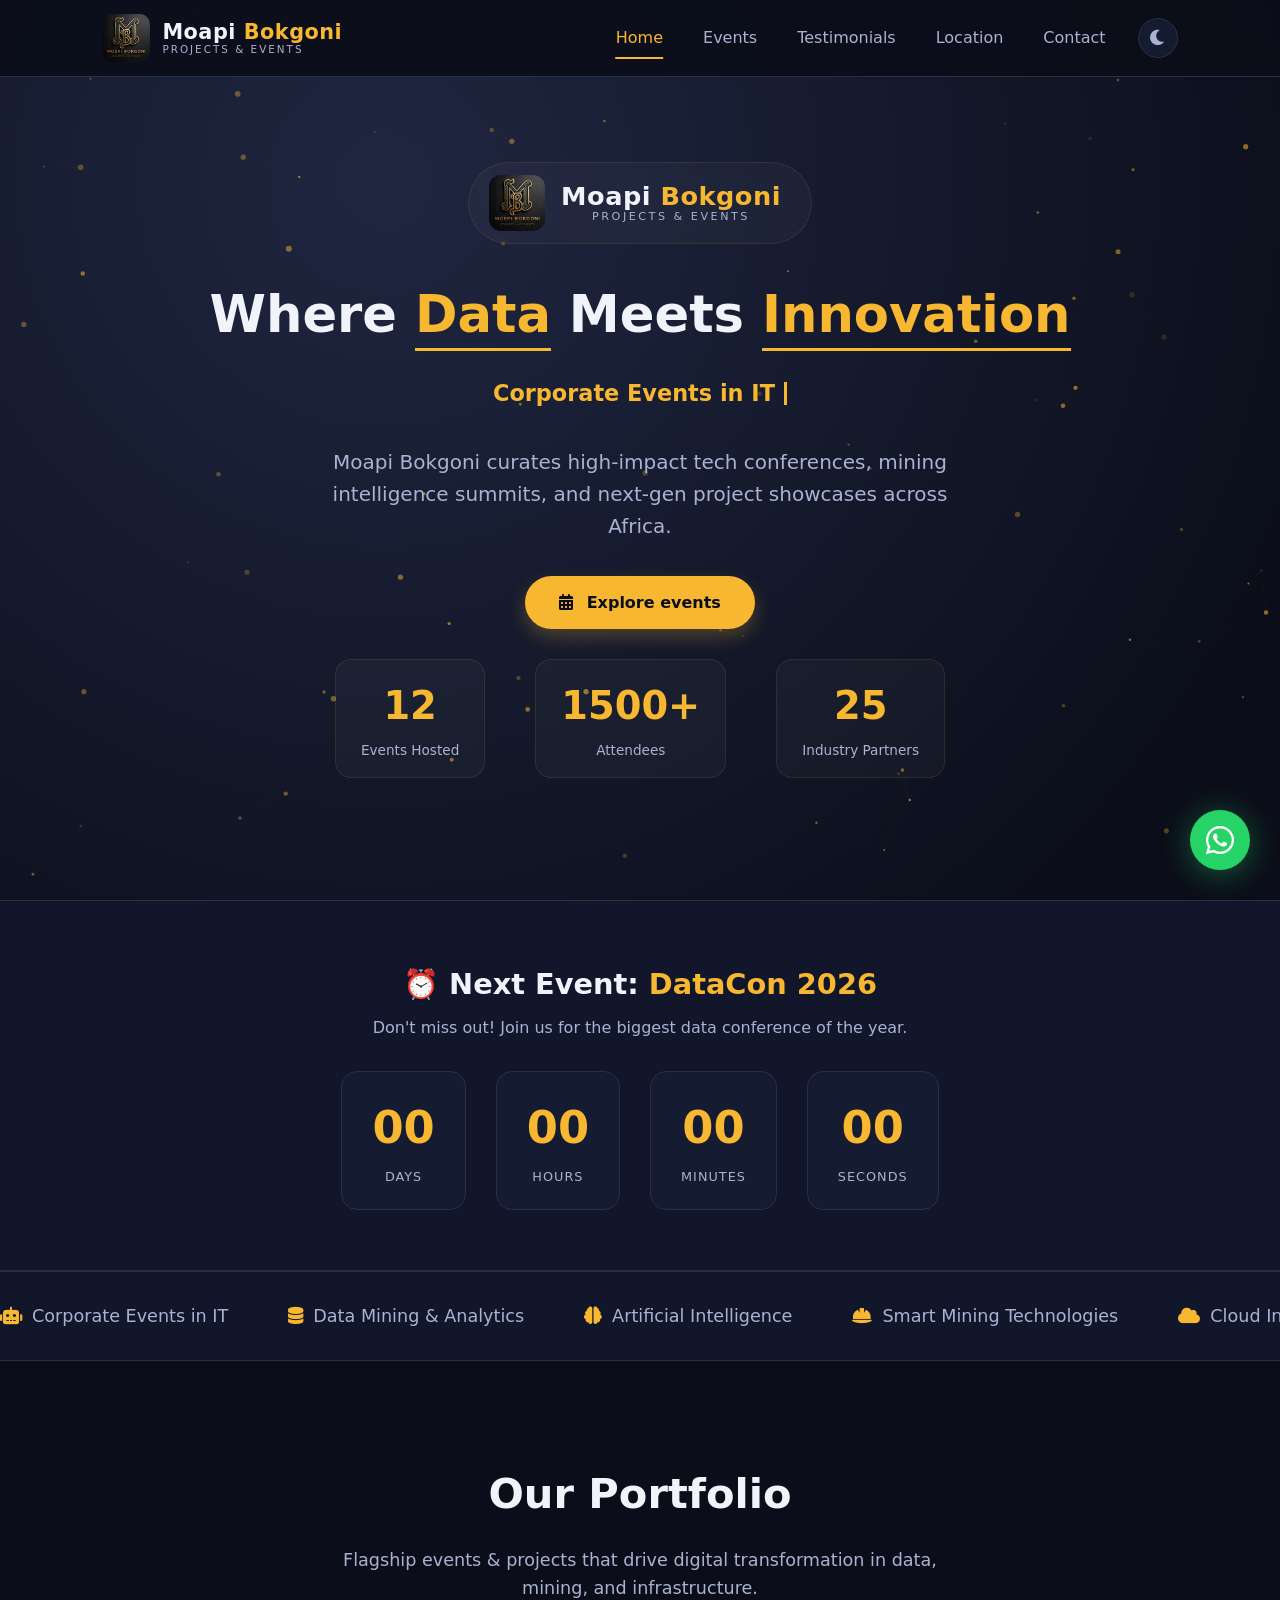
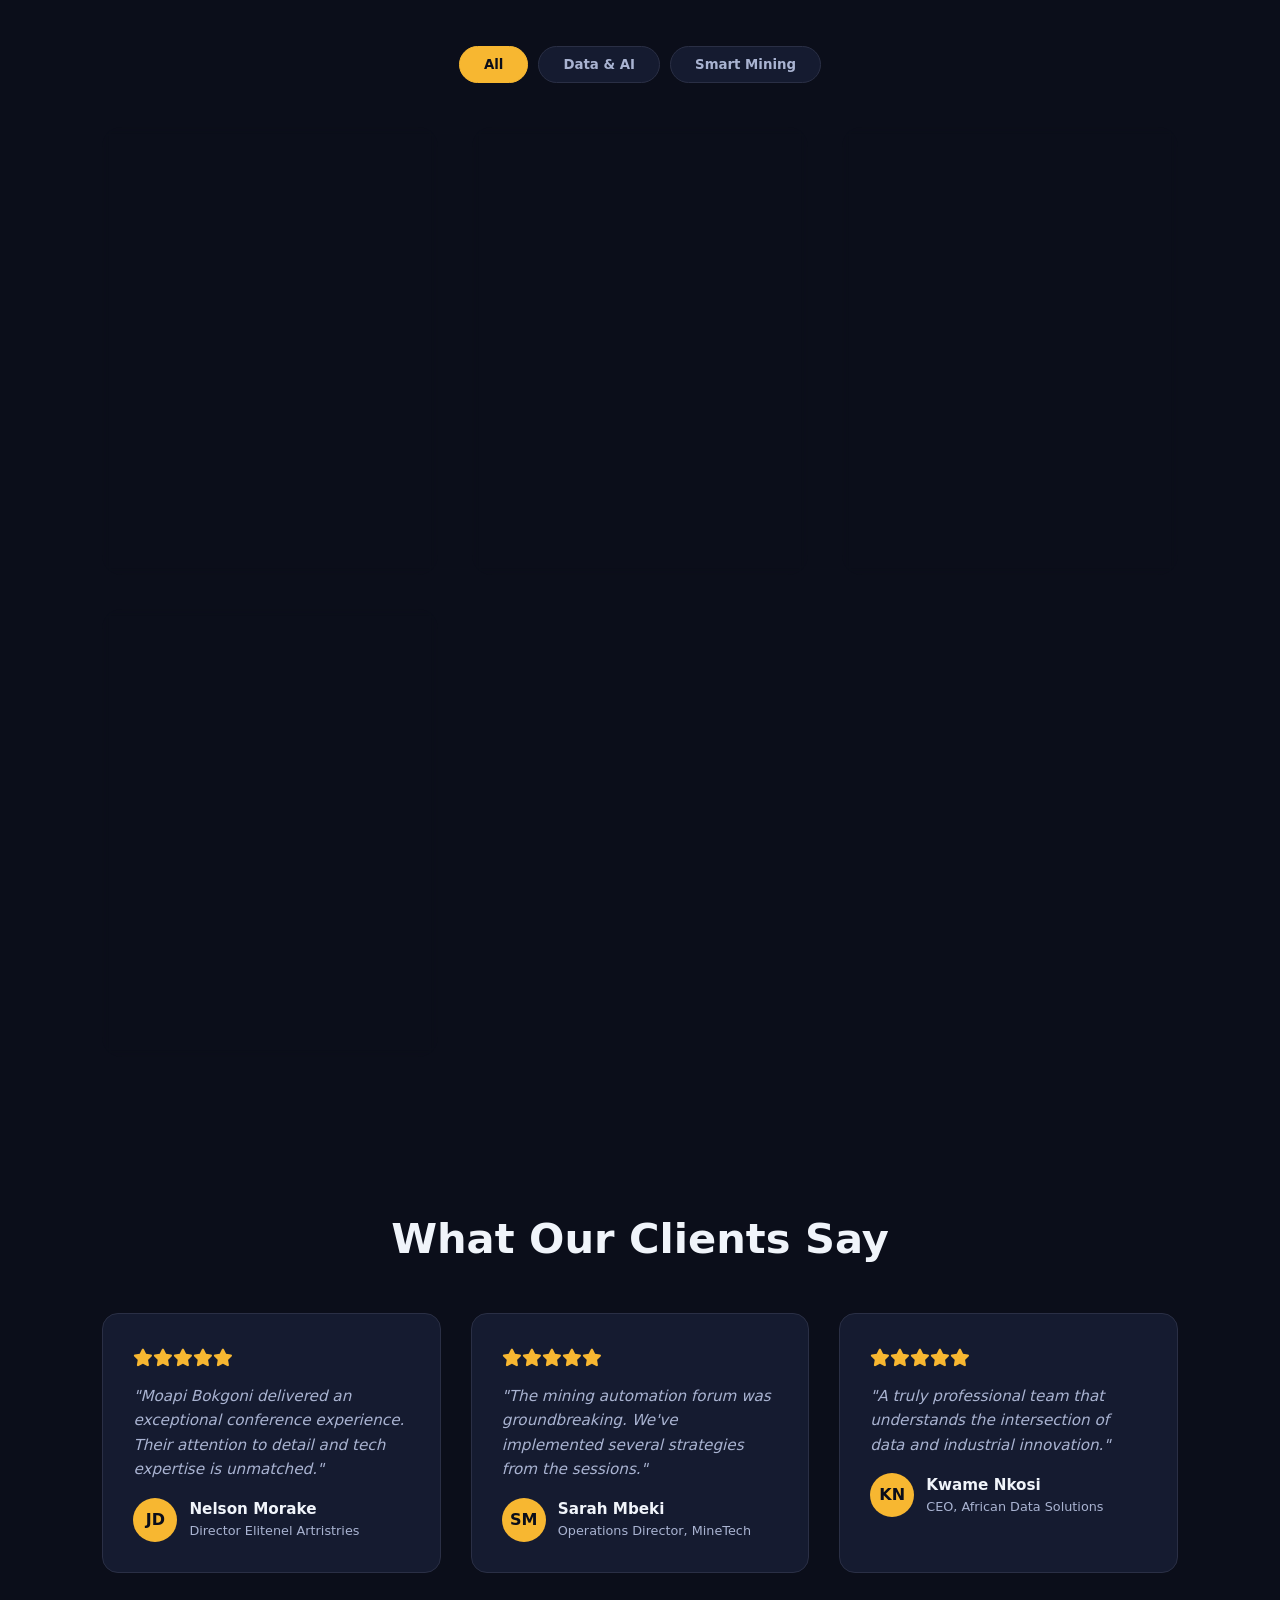
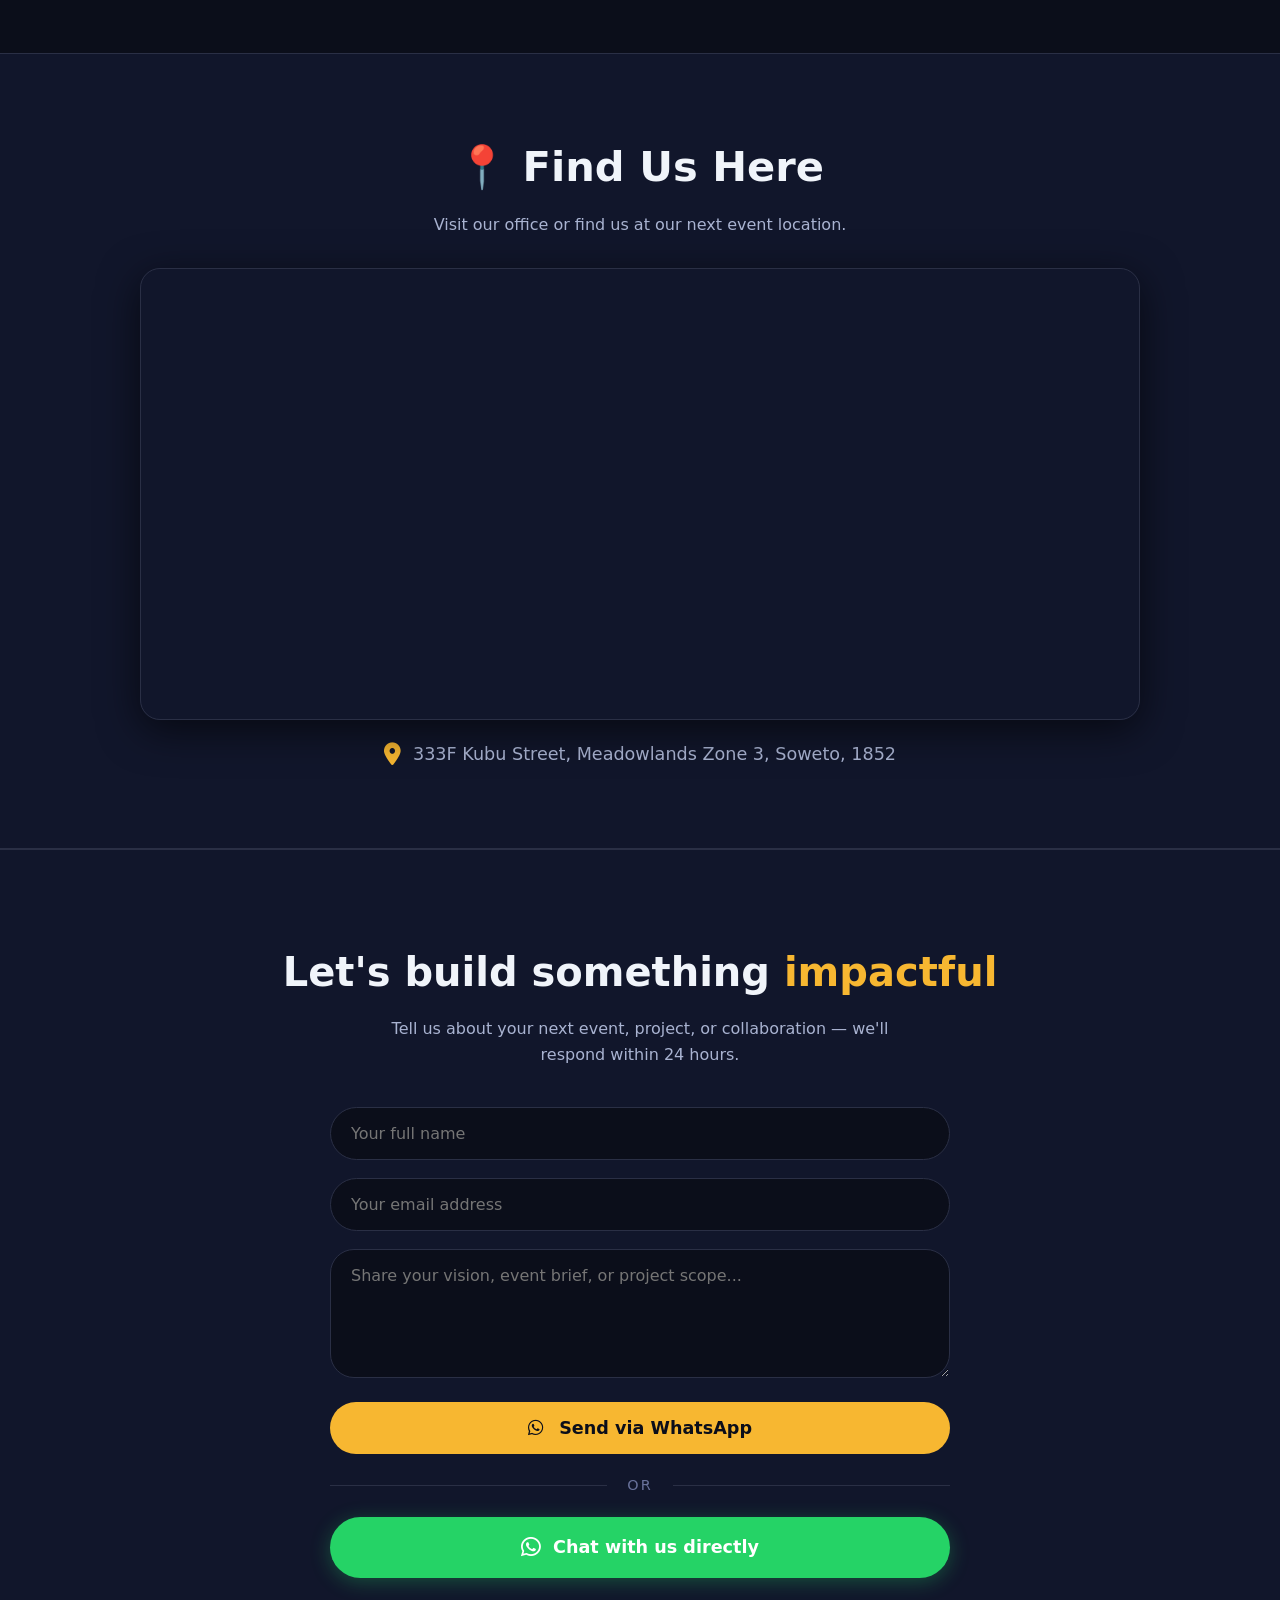
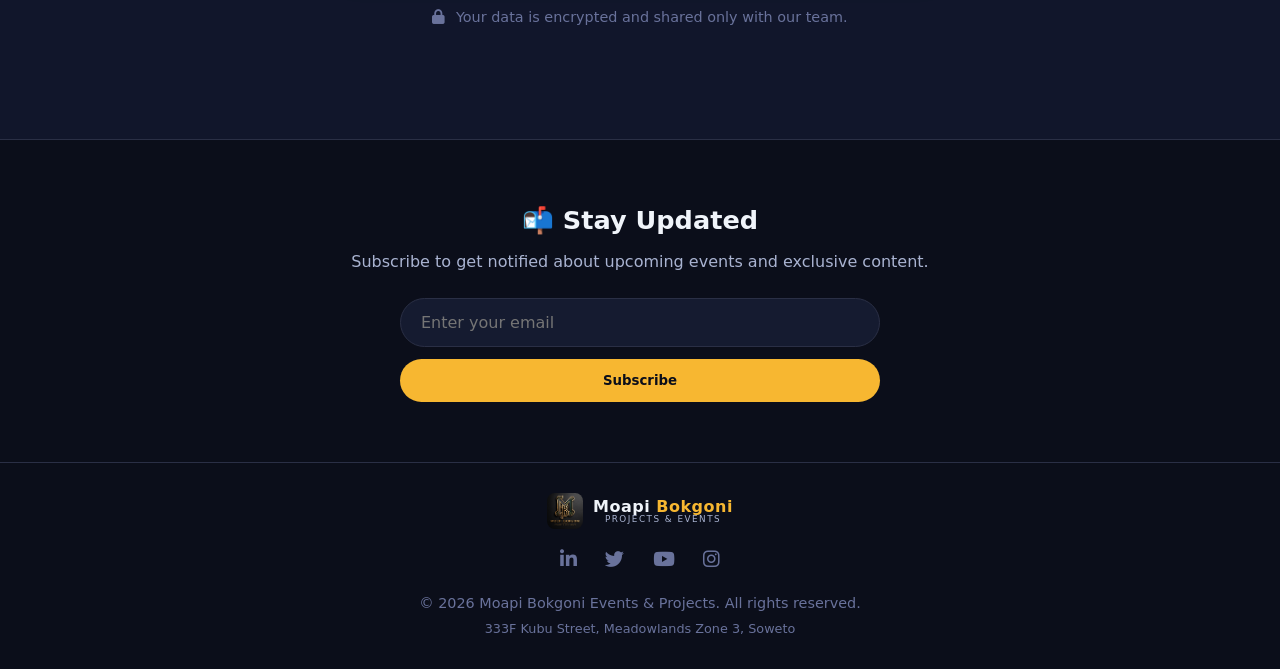
<file: index.html>
<!DOCTYPE html>
<html lang="en">
<head>
    <meta charset="UTF-8" />
    <meta name="viewport" content="width=device-width, initial-scale=1.0" />
    <title>Moapi Bokgoni · Events & Projects</title>
    <link rel="stylesheet" href="https://cdnjs.cloudflare.com/ajax/libs/font-awesome/6.0.0-beta3/css/all.min.css" />
    <style>
        /* ---------- RESET & BASE ---------- */
        * {
            margin: 0;
            padding: 0;
            box-sizing: border-box;
            font-family: 'Segoe UI', Roboto, system-ui, sans-serif;
            scroll-behavior: smooth;
        }

        :root {
            --bg-primary: #0b0e1a;
            --bg-secondary: #11162b;
            --bg-card: #151b30;
            --text-primary: #f0f4fa;
            --text-secondary: #a9b3d1;
            --text-muted: #69729b;
            --accent: #f7b731;
            --accent-hover: #ffce5c;
            --border-color: #2a2f45;
            --shadow: rgba(0, 0, 0, 0.6);
            --transition: 0.3s ease;
        }

        /* Light Mode */
        [data-theme="light"] {
            --bg-primary: #f0f4fa;
            --bg-secondary: #e8ecf2;
            --bg-card: #ffffff;
            --text-primary: #0b0e1a;
            --text-secondary: #4a4f5a;
            --text-muted: #8a8f9a;
            --border-color: #d0d4de;
            --shadow: rgba(0, 0, 0, 0.1);
        }

        body {
            background-color: var(--bg-primary);
            color: var(--text-primary);
            line-height: 1.6;
            overflow-x: hidden;
            transition: background-color 0.3s, color 0.3s;
        }

        /* ---------- SCROLL PROGRESS BAR ---------- */
        #progressBar {
            position: fixed;
            top: 0;
            left: 0;
            width: 0%;
            height: 4px;
            background: linear-gradient(90deg, var(--accent), var(--accent-hover));
            z-index: 10000;
            transition: width 0.1s;
            box-shadow: 0 0 20px rgba(247, 183, 49, 0.3);
        }

        /* ---------- HEADER ---------- */
        header {
            display: flex;
            justify-content: space-between;
            align-items: center;
            padding: 14px 8%;
            background: rgba(11, 14, 26, 0.92);
            backdrop-filter: blur(12px);
            position: fixed;
            width: 100%;
            top: 0;
            z-index: 1000;
            border-bottom: 1px solid var(--border-color);
            transition: 0.3s;
        }

        [data-theme="light"] header {
            background: rgba(240, 244, 250, 0.92);
        }

        header.scrolled {
            background: var(--bg-primary);
            box-shadow: 0 4px 30px var(--shadow);
        }

        /* ---------- LOGO ---------- */
        .logo {
            display: flex;
            align-items: center;
            gap: 12px;
            text-decoration: none;
        }

        .logo-icon {
            width: 48px;
            height: 48px;
            object-fit: contain;
            border-radius: 10px;
            flex-shrink: 0;
        }

        .logo-text {
            display: flex;
            flex-direction: column;
            line-height: 1.1;
        }

        .logo-text .brand {
            font-size: 1.3rem;
            font-weight: 700;
            color: var(--text-primary);
            letter-spacing: 0.5px;
        }

        .logo-text .brand span {
            color: var(--accent);
        }

        .logo-text .sub {
            font-size: 0.65rem;
            font-weight: 500;
            color: var(--text-secondary);
            letter-spacing: 2px;
            text-transform: uppercase;
        }

        .header-controls {
            display: flex;
            align-items: center;
            gap: 16px;
        }

        nav {
            display: flex;
            align-items: center;
            gap: 8px;
        }

        nav a {
            color: var(--text-secondary);
            text-decoration: none;
            padding: 8px 16px;
            font-weight: 500;
            transition: color 0.3s;
            position: relative;
            border-radius: 8px;
        }

        nav a::after {
            content: '';
            position: absolute;
            bottom: 0;
            left: 50%;
            width: 0;
            height: 2px;
            background: var(--accent);
            transition: all 0.3s;
            transform: translateX(-50%);
        }

        nav a:hover::after,
        nav a.active::after {
            width: 60%;
        }

        nav a:hover,
        nav a.active {
            color: var(--accent);
        }

        /* Theme Toggle */
        .theme-toggle {
            background: var(--bg-card);
            border: 1px solid var(--border-color);
            color: var(--text-secondary);
            width: 40px;
            height: 40px;
            border-radius: 50%;
            cursor: pointer;
            font-size: 1.1rem;
            transition: 0.3s;
            display: flex;
            align-items: center;
            justify-content: center;
        }

        .theme-toggle:hover {
            background: var(--accent);
            color: #0b0e1a;
            transform: rotate(30deg);
        }

        /* ---------- HERO WITH PARALLAX ---------- */
        .hero {
            min-height: 100vh;
            display: flex;
            align-items: center;
            justify-content: center;
            text-align: center;
            padding: 120px 20px 80px;
            position: relative;
            overflow: hidden;
            background-attachment: fixed;
            background-size: cover;
            background-position: center;
        }

        .hero::before {
            content: '';
            position: absolute;
            top: 0;
            left: 0;
            width: 100%;
            height: 100%;
            background: radial-gradient(circle at 30% 20%, #1f2640, var(--bg-primary) 85%);
            z-index: 0;
        }

        [data-theme="light"] .hero::before {
            background: radial-gradient(circle at 30% 20%, #dce0e8, var(--bg-primary) 85%);
        }

        /* Particle Canvas */
        #particles-canvas {
            position: absolute;
            top: 0;
            left: 0;
            width: 100%;
            height: 100%;
            z-index: 1;
            pointer-events: none;
        }

        .hero-content {
            position: relative;
            z-index: 2;
        }

        .hero-logo {
            display: inline-flex;
            align-items: center;
            gap: 16px;
            margin-bottom: 30px;
            background: rgba(255, 255, 255, 0.03);
            padding: 12px 30px 12px 20px;
            border-radius: 60px;
            border: 1px solid rgba(247, 183, 49, 0.1);
            backdrop-filter: blur(4px);
        }

        .hero-logo .logo-icon {
            width: 56px;
            height: 56px;
            border-radius: 12px;
        }

        .hero-logo .logo-text .brand {
            font-size: 1.6rem;
        }

        .hero-logo .logo-text .sub {
            font-size: 0.7rem;
            letter-spacing: 2.5px;
        }

        .hero-content h1 {
            font-size: 3.2rem;
            margin-bottom: 18px;
            font-weight: 600;
        }

        .hero-content .highlight {
            color: var(--accent);
            border-bottom: 3px solid var(--accent);
            padding-bottom: 4px;
        }

        .hero-content p {
            font-size: 1.25rem;
            color: var(--text-secondary);
            max-width: 640px;
            margin: 0 auto 34px auto;
        }

        /* ----- TYPING ANIMATION ----- */
        .typing-wrapper {
            margin: 20px auto 30px;
            min-height: 40px;
        }

        .typing-text {
            font-size: 1.4rem;
            color: var(--accent);
            font-weight: 600;
            display: inline-block;
        }

        .typing-cursor {
            display: inline-block;
            width: 3px;
            height: 1.4rem;
            background: var(--accent);
            margin-left: 4px;
            animation: blink 0.8s step-end infinite;
            vertical-align: text-bottom;
        }

        @keyframes blink {
            0%, 100% { opacity: 1; }
            50% { opacity: 0; }
        }

        /* ----- STATS COUNTERS ----- */
        .stats-container {
            display: flex;
            justify-content: center;
            gap: 50px;
            margin-top: 30px;
            flex-wrap: wrap;
        }

        .stat-item {
            text-align: center;
            padding: 15px 25px;
            background: rgba(255, 255, 255, 0.03);
            border-radius: 16px;
            border: 1px solid rgba(247, 183, 49, 0.1);
            min-width: 120px;
            transition: 0.3s;
        }

        .stat-item:hover {
            transform: translateY(-5px);
            border-color: var(--accent);
        }

        .stat-number {
            font-size: 2.4rem;
            font-weight: 700;
            color: var(--accent);
            display: block;
        }

        .stat-label {
            font-size: 0.85rem;
            color: var(--text-secondary);
            margin-top: 4px;
        }

        .btn {
            display: inline-block;
            background: var(--accent);
            color: #0b0e1a;
            padding: 14px 34px;
            border-radius: 50px;
            font-weight: 700;
            text-decoration: none;
            border: none;
            cursor: pointer;
            transition: 0.25s ease;
            box-shadow: 0 8px 18px rgba(247, 183, 49, 0.25);
        }

        .btn:hover {
            background: var(--accent-hover);
            transform: translateY(-3px);
            box-shadow: 0 14px 28px rgba(247, 183, 49, 0.35);
        }

        /* ---------- EVENTS SECTION ---------- */
        .events-section {
            padding: 100px 8% 70px;
            text-align: center;
            position: relative;
        }

        .events-section h2 {
            font-size: 2.6rem;
            margin-bottom: 18px;
        }

        .section-sub {
            color: var(--text-secondary);
            max-width: 600px;
            margin: 0 auto 44px auto;
            font-size: 1.1rem;
        }

        .filter-container {
            margin-bottom: 44px;
            display: flex;
            flex-wrap: wrap;
            justify-content: center;
            gap: 10px;
        }

        .filter-btn {
            background: var(--bg-card);
            color: var(--text-secondary);
            border: 1px solid var(--border-color);
            padding: 10px 24px;
            border-radius: 40px;
            font-weight: 600;
            cursor: pointer;
            transition: 0.25s;
        }

        .filter-btn.active,
        .filter-btn:hover {
            background: var(--accent);
            color: #0b0e1a;
            border-color: var(--accent);
        }

        .events-grid {
            display: grid;
            grid-template-columns: repeat(auto-fit, minmax(280px, 1fr));
            gap: 34px;
        }

        .event-card {
            background: var(--bg-card);
            border-radius: 20px;
            overflow: hidden;
            border: 1px solid var(--border-color);
            transition: 0.4s ease;
            text-align: left;
            backdrop-filter: blur(4px);
            position: relative;
            opacity: 1;
        }

        .event-card:hover {
            transform: translateY(-8px) scale(1.02);
            border-color: var(--accent);
            box-shadow: 0 20px 40px var(--shadow);
        }

        .event-card::before {
            content: '';
            position: absolute;
            top: 0;
            left: -100%;
            width: 100%;
            height: 3px;
            background: linear-gradient(90deg, transparent, var(--accent), transparent);
            transition: left 0.6s;
        }

        .event-card:hover::before {
            left: 100%;
        }

        .card-img {
            height: 160px;
            background: linear-gradient(145deg, #2d3452, #191f36);
            display: flex;
            align-items: center;
            justify-content: center;
            font-size: 3.4rem;
            color: var(--accent);
            border-bottom: 2px solid var(--border-color);
            transition: 0.3s;
        }

        [data-theme="light"] .card-img {
            background: linear-gradient(145deg, #dce0e8, #c8ced9);
        }

        .event-card:hover .card-img {
            background: linear-gradient(145deg, #353d5e, #1f2640);
        }

        [data-theme="light"] .event-card:hover .card-img {
            background: linear-gradient(145deg, #e8ecf2, #d0d4de);
        }

        .card-content {
            padding: 24px 24px 28px;
        }

        .tag {
            display: inline-block;
            background: rgba(247, 183, 49, 0.12);
            color: var(--accent);
            padding: 4px 14px;
            border-radius: 40px;
            font-size: 0.75rem;
            font-weight: 700;
            letter-spacing: 0.3px;
            margin-bottom: 12px;
        }

        .event-card h3 {
            font-size: 1.5rem;
            margin-bottom: 8px;
        }

        .event-card p {
            color: var(--text-secondary);
            font-size: 0.95rem;
            margin-bottom: 14px;
        }

        .event-card .date {
            color: var(--text-primary);
            font-weight: 600;
            font-size: 0.85rem;
            display: flex;
            align-items: center;
            gap: 6px;
        }

        .event-card .date i {
            color: var(--accent);
        }

        /* ---------- COUNTDOWN TIMER ---------- */
        .countdown-section {
            background: var(--bg-secondary);
            padding: 60px 8%;
            text-align: center;
            border-top: 1px solid var(--border-color);
            border-bottom: 1px solid var(--border-color);
        }

        .countdown-section h3 {
            font-size: 1.8rem;
            margin-bottom: 8px;
        }

        .countdown-section p {
            color: var(--text-secondary);
            margin-bottom: 30px;
        }

        .countdown-timer {
            display: flex;
            justify-content: center;
            gap: 30px;
            flex-wrap: wrap;
        }

        .countdown-item {
            background: var(--bg-card);
            padding: 20px 30px;
            border-radius: 16px;
            border: 1px solid var(--border-color);
            min-width: 80px;
            transition: 0.3s;
        }

        .countdown-item:hover {
            border-color: var(--accent);
            transform: translateY(-3px);
        }

        .countdown-item .number {
            font-size: 2.8rem;
            font-weight: 700;
            color: var(--accent);
            display: block;
        }

        .countdown-item .label {
            font-size: 0.8rem;
            color: var(--text-secondary);
            text-transform: uppercase;
            letter-spacing: 1px;
        }

        /* ---------- TESTIMONIALS ---------- */
        .testimonials-section {
            padding: 80px 8%;
            text-align: center;
        }

        .testimonials-section h2 {
            font-size: 2.6rem;
            margin-bottom: 40px;
        }

        .testimonials-grid {
            display: grid;
            grid-template-columns: repeat(auto-fit, minmax(280px, 1fr));
            gap: 30px;
        }

        .testimonial-card {
            background: var(--bg-card);
            padding: 30px;
            border-radius: 16px;
            border: 1px solid var(--border-color);
            text-align: left;
            transition: 0.3s;
        }

        .testimonial-card:hover {
            transform: translateY(-5px);
            border-color: var(--accent);
        }

        .testimonial-card .stars {
            color: var(--accent);
            margin-bottom: 12px;
            font-size: 1.1rem;
        }

        .testimonial-card blockquote {
            color: var(--text-secondary);
            font-style: italic;
            margin-bottom: 16px;
            font-size: 0.95rem;
        }

        .testimonial-card .author {
            display: flex;
            align-items: center;
            gap: 12px;
        }

        .testimonial-card .author .avatar {
            width: 44px;
            height: 44px;
            border-radius: 50%;
            background: var(--accent);
            display: flex;
            align-items: center;
            justify-content: center;
            font-weight: 700;
            color: #0b0e1a;
        }

        .testimonial-card .author .name {
            font-weight: 600;
            font-size: 0.95rem;
        }

        .testimonial-card .author .role {
            font-size: 0.8rem;
            color: var(--text-secondary);
        }

        /* ---------- AUTO-SCROLL MARQUEE ---------- */
        .marquee-section {
            background: var(--bg-secondary);
            padding: 30px 0;
            border-top: 1px solid var(--border-color);
            border-bottom: 1px solid var(--border-color);
            overflow: hidden;
        }

        .marquee-content {
            display: flex;
            gap: 60px;
            animation: marqueeScroll 25s linear infinite;
            width: max-content;
        }

        .marquee-content span {
            font-size: 1.1rem;
            color: var(--text-secondary);
            white-space: nowrap;
            display: flex;
            align-items: center;
            gap: 10px;
        }

        .marquee-content span i {
            color: var(--accent);
        }

        @keyframes marqueeScroll {
            0% { transform: translateX(0); }
            100% { transform: translateX(-50%); }
        }

        .marquee-wrapper {
            display: flex;
            overflow: hidden;
        }

        /* ---------- MAP SECTION ---------- */
        .map-section {
            padding: 80px 8%;
            background: var(--bg-secondary);
            text-align: center;
            border-top: 1px solid var(--border-color);
            border-bottom: 1px solid var(--border-color);
        }

        .map-section h2 {
            font-size: 2.6rem;
            margin-bottom: 12px;
        }

        .map-section p {
            color: var(--text-secondary);
            margin-bottom: 30px;
        }

        .map-container {
            border-radius: 20px;
            overflow: hidden;
            border: 1px solid var(--border-color);
            box-shadow: 0 10px 40px var(--shadow);
            max-width: 1000px;
            margin: 0 auto;
            position: relative;
            transition: 0.3s;
        }

        .map-container:hover {
            border-color: var(--accent);
            transform: scale(1.01);
        }

        .map-container iframe {
            width: 100%;
            height: 450px;
            border: none;
            display: block;
        }

        .map-address {
            margin-top: 20px;
            display: flex;
            align-items: center;
            justify-content: center;
            gap: 12px;
            color: var(--text-secondary);
            font-size: 1.1rem;
        }

        .map-address i {
            color: var(--accent);
            font-size: 1.4rem;
        }

        /* ---------- CONTACT SECTION ---------- */
        .contact-section {
            padding: 90px 8% 70px;
            background: var(--bg-secondary);
            text-align: center;
            border-top: 1px solid var(--border-color);
        }

        .contact-section h2 {
            font-size: 2.5rem;
            margin-bottom: 12px;
        }

        .contact-section>p {
            color: var(--text-secondary);
            max-width: 520px;
            margin: 0 auto 40px auto;
        }

        .contact-options {
            display: flex;
            flex-direction: column;
            align-items: center;
            gap: 20px;
            max-width: 620px;
            margin: 0 auto;
        }

        .contact-divider {
            display: flex;
            align-items: center;
            gap: 20px;
            width: 100%;
            color: var(--text-muted);
            font-size: 0.9rem;
            text-transform: uppercase;
            letter-spacing: 2px;
        }

        .contact-divider::before,
        .contact-divider::after {
            content: '';
            flex: 1;
            height: 1px;
            background: var(--border-color);
        }

        form {
            width: 100%;
            display: flex;
            flex-direction: column;
            gap: 18px;
        }

        form input,
        form textarea {
            width: 100%;
            padding: 16px 20px;
            background: var(--bg-primary);
            border: 1px solid var(--border-color);
            color: var(--text-primary);
            border-radius: 40px;
            font-size: 1rem;
            transition: 0.25s;
        }

        form input:focus,
        form textarea:focus {
            outline: none;
            border-color: var(--accent);
            box-shadow: 0 0 20px rgba(247, 183, 49, 0.05);
        }

        form textarea {
            border-radius: 24px;
            resize: vertical;
        }

        .contact-btn {
            background: var(--accent);
            color: #0b0e1a;
            padding: 16px;
            border: none;
            border-radius: 60px;
            font-weight: 700;
            font-size: 1.1rem;
            cursor: pointer;
            transition: 0.25s;
            margin-top: 6px;
            position: relative;
            overflow: hidden;
        }

        .contact-btn::after {
            content: '';
            position: absolute;
            top: -50%;
            left: -50%;
            width: 200%;
            height: 200%;
            background: radial-gradient(circle, rgba(255,255,255,0.1), transparent 70%);
            transform: scale(0);
            transition: transform 0.5s;
        }

        .contact-btn:hover::after {
            transform: scale(1);
        }

        .contact-btn:hover {
            background: var(--accent-hover);
            transform: scale(1.02);
        }

        .whatsapp-direct-btn {
            display: inline-flex;
            align-items: center;
            justify-content: center;
            gap: 12px;
            background: #25D366;
            color: #fff;
            padding: 16px 34px;
            border-radius: 60px;
            font-weight: 700;
            font-size: 1.1rem;
            text-decoration: none;
            transition: 0.25s;
            width: 100%;
            border: none;
            cursor: pointer;
            box-shadow: 0 4px 20px rgba(37, 211, 102, 0.3);
        }

        .whatsapp-direct-btn:hover {
            background: #20b85a;
            transform: scale(1.02);
            box-shadow: 0 8px 30px rgba(37, 211, 102, 0.4);
        }

        .whatsapp-direct-btn i {
            font-size: 1.4rem;
        }

        /* ---------- FLOATING WHATSAPP BUTTON ---------- */
        .whatsapp-float {
            position: fixed;
            bottom: 30px;
            right: 30px;
            z-index: 999;
            background: #25D366;
            color: #fff;
            width: 60px;
            height: 60px;
            border-radius: 50%;
            display: flex;
            align-items: center;
            justify-content: center;
            font-size: 2rem;
            text-decoration: none;
            box-shadow: 0 4px 30px rgba(37, 211, 102, 0.4);
            transition: 0.3s;
            animation: pulse 2s infinite;
        }

        .whatsapp-float:hover {
            transform: scale(1.1) translateY(-3px);
            box-shadow: 0 8px 40px rgba(37, 211, 102, 0.5);
        }

        @keyframes pulse {
            0% { box-shadow: 0 4px 30px rgba(37, 211, 102, 0.4); }
            50% { box-shadow: 0 4px 50px rgba(37, 211, 102, 0.7); }
            100% { box-shadow: 0 4px 30px rgba(37, 211, 102, 0.4); }
        }

        /* ---------- BACK TO TOP ---------- */
        .back-to-top {
            position: fixed;
            bottom: 100px;
            right: 30px;
            z-index: 998;
            background: var(--accent);
            color: #0b0e1a;
            width: 48px;
            height: 48px;
            border-radius: 50%;
            display: flex;
            align-items: center;
            justify-content: center;
            font-size: 1.2rem;
            text-decoration: none;
            box-shadow: 0 4px 20px rgba(247, 183, 49, 0.3);
            transition: 0.3s;
            opacity: 0;
            visibility: hidden;
            transform: translateY(20px);
        }

        .back-to-top.visible {
            opacity: 1;
            visibility: visible;
            transform: translateY(0);
        }

        .back-to-top:hover {
            transform: translateY(-3px);
            background: var(--accent-hover);
        }

        /* ---------- FOOTER ---------- */
        footer {
            text-align: center;
            padding: 30px 8%;
            background: var(--bg-primary);
            border-top: 1px solid var(--border-color);
            color: var(--text-muted);
            font-size: 0.9rem;
        }

        .footer-logo {
            display: inline-flex;
            align-items: center;
            gap: 10px;
            margin-bottom: 16px;
        }

        .footer-logo .logo-icon {
            width: 36px;
            height: 36px;
            border-radius: 8px;
        }

        .footer-logo .logo-text .brand {
            font-size: 1rem;
        }

        .footer-logo .logo-text .sub {
            font-size: 0.55rem;
            letter-spacing: 1.5px;
        }

        .footer-social a {
            color: var(--text-muted);
            margin: 0 12px;
            font-size: 1.2rem;
            transition: 0.2s;
            display: inline-block;
        }

        .footer-social a:hover {
            color: var(--accent);
            transform: translateY(-3px);
        }

        /* ---------- NEWSLETTER SIGNUP ---------- */
        .newsletter-section {
            background: var(--bg-primary);
            padding: 60px 8%;
            text-align: center;
            border-top: 1px solid var(--border-color);
        }

        .newsletter-section h3 {
            font-size: 1.6rem;
            margin-bottom: 8px;
        }

        .newsletter-section p {
            color: var(--text-secondary);
            margin-bottom: 24px;
        }

        .newsletter-form {
            display: flex;
            max-width: 480px;
            margin: 0 auto;
            gap: 12px;
            flex-wrap: wrap;
            justify-content: center;
        }

        .newsletter-form input {
            flex: 1;
            min-width: 200px;
            padding: 14px 20px;
            background: var(--bg-card);
            border: 1px solid var(--border-color);
            color: var(--text-primary);
            border-radius: 40px;
            font-size: 1rem;
            transition: 0.25s;
        }

        .newsletter-form input:focus {
            outline: none;
            border-color: var(--accent);
        }

        .newsletter-form button {
            padding: 14px 30px;
            background: var(--accent);
            color: #0b0e1a;
            border: none;
            border-radius: 40px;
            font-weight: 700;
            cursor: pointer;
            transition: 0.25s;
        }

        .newsletter-form button:hover {
            background: var(--accent-hover);
            transform: scale(1.02);
        }

        /* ---------- RESPONSIVE ---------- */
        @media (max-width: 700px) {
            header {
                flex-direction: column;
                gap: 10px;
                padding: 14px 5%;
            }
            .header-controls {
                width: 100%;
                justify-content: space-between;
            }
            nav {
                gap: 4px;
            }
            nav a {
                padding: 6px 12px;
                font-size: 0.85rem;
            }
            .hero-content h1 {
                font-size: 2.3rem;
            }
            .hero-logo {
                padding: 8px 16px 8px 12px;
            }
            .hero-logo .logo-icon {
                width: 40px;
                height: 40px;
            }
            .hero-logo .logo-text .brand {
                font-size: 1.2rem;
            }
            .hero-logo .logo-text .sub {
                font-size: 0.55rem;
            }
            .events-section {
                padding: 80px 5% 50px;
            }
            .events-grid {
                grid-template-columns: 1fr;
            }
            .stats-container {
                gap: 20px;
            }
            .stat-item {
                min-width: 80px;
                padding: 10px 15px;
            }
            .stat-number {
                font-size: 1.8rem;
            }
            .typing-text {
                font-size: 1.1rem;
            }
            .whatsapp-float {
                width: 50px;
                height: 50px;
                font-size: 1.6rem;
                bottom: 20px;
                right: 20px;
            }
            .back-to-top {
                bottom: 80px;
                right: 20px;
                width: 42px;
                height: 42px;
                font-size: 1rem;
            }
            .countdown-timer {
                gap: 12px;
            }
            .countdown-item {
                padding: 14px 18px;
                min-width: 60px;
            }
            .countdown-item .number {
                font-size: 2rem;
            }
            .map-container iframe {
                height: 250px;
            }
        }

        .event-card {
            opacity: 1;
            transition: opacity 0.25s ease, transform 0.3s ease, border 0.2s;
        }
    </style>
</head>
<body>

    <!-- PROGRESS BAR -->
    <div id="progressBar"></div>

    <!-- HEADER -->
    <header>
        <a href="#home" class="logo">
            <img src="mbp.png" alt="Moapi Bokgoni" class="logo-icon" />
            <div class="logo-text">
                <span class="brand">Moapi <span>Bokgoni</span></span>
                <span class="sub">Projects &amp; Events</span>
            </div>
        </a>
        <div class="header-controls">
            <nav>
                <a href="#home" class="active">Home</a>
                <a href="#events">Events</a>
                <a href="#testimonials">Testimonials</a>
                <a href="#map">Location</a>
                <a href="#contact">Contact</a>
            </nav>
            <button class="theme-toggle" id="themeToggle" aria-label="Toggle theme">
                <i class="fas fa-moon"></i>
            </button>
        </div>
    </header>

    <!-- HERO WITH PARTICLES & PARALLAX -->
    <section id="home" class="hero">
        <canvas id="particles-canvas"></canvas>
        <div class="hero-content">
            <div class="hero-logo">
                <img src="mbp.png" alt="Moapi Bokgoni" class="logo-icon" />
                <div class="logo-text">
                    <span class="brand">Moapi <span>Bokgoni</span></span>
                    <span class="sub">Projects &amp; Events</span>
                </div>
            </div>

            <h1>Where <span class="highlight">Data</span> Meets <span class="highlight">Innovation</span></h1>
            
            <div class="typing-wrapper">
                <span class="typing-text" id="typingText"></span>
                <span class="typing-cursor"></span>
            </div>

            <p>Moapi Bokgoni curates high-impact tech conferences, mining intelligence summits, and next‑gen project showcases across Africa.</p>
            <a href="#events" class="btn"><i class="fas fa-calendar-alt" style="margin-right: 8px;"></i> Explore events</a>

            <div class="stats-container">
                <div class="stat-item">
                    <span class="stat-number" data-target="12">0</span>
                    <span class="stat-label">Events Hosted</span>
                </div>
                <div class="stat-item">
                    <span class="stat-number" data-target="1500">0</span>
                    <span class="stat-label">Attendees</span>
                </div>
                <div class="stat-item">
                    <span class="stat-number" data-target="25">0</span>
                    <span class="stat-label">Industry Partners</span>
                </div>
            </div>
        </div>
    </section>

    <!-- COUNTDOWN TIMER -->
    <section class="countdown-section">
        <h3>⏰ Next Event: <span style="color: var(--accent);">DataCon 2026</span></h3>
        <p>Don't miss out! Join us for the biggest data conference of the year.</p>
        <div class="countdown-timer">
            <div class="countdown-item">
                <span class="number" id="countdown-days">00</span>
                <span class="label">Days</span>
            </div>
            <div class="countdown-item">
                <span class="number" id="countdown-hours">00</span>
                <span class="label">Hours</span>
            </div>
            <div class="countdown-item">
                <span class="number" id="countdown-minutes">00</span>
                <span class="label">Minutes</span>
            </div>
            <div class="countdown-item">
                <span class="number" id="countdown-seconds">00</span>
                <span class="label">Seconds</span>
            </div>
        </div>
    </section>

    <!-- AUTO-SCROLL MARQUEE -->
    <div class="marquee-section">
        <div class="marquee-wrapper">
            <div class="marquee-content">
                <span><i class="fas fa-robot"></i> Corporate Events in IT</span>
                <span><i class="fas fa-database"></i> Data Mining &amp; Analytics</span>
                <span><i class="fas fa-brain"></i> Artificial Intelligence</span>
                <span><i class="fas fa-hard-hat"></i> Smart Mining Technologies</span>
                <span><i class="fas fa-cloud"></i> Cloud Infrastructure</span>
                <span><i class="fas fa-chart-line"></i> Predictive Analytics</span>
                <span><i class="fas fa-microchip"></i> IoT &amp; Automation</span>
                <span><i class="fas fa-globe"></i> Digital Transformation</span>
                <!-- Duplicate for seamless loop -->
                <span><i class="fas fa-robot"></i> Corporate Events in IT</span>
                <span><i class="fas fa-database"></i> Data Mining &amp; Analytics</span>
                <span><i class="fas fa-brain"></i> Artificial Intelligence</span>
                <span><i class="fas fa-hard-hat"></i> Smart Mining Technologies</span>
                <span><i class="fas fa-cloud"></i> Cloud Infrastructure</span>
                <span><i class="fas fa-chart-line"></i> Predictive Analytics</span>
                <span><i class="fas fa-microchip"></i> IoT &amp; Automation</span>
                <span><i class="fas fa-globe"></i> Digital Transformation</span>
            </div>
        </div>
    </div>

    <!-- EVENTS -->
    <section id="events" class="events-section">
        <h2>Our Portfolio</h2>
        <p class="section-sub">Flagship events &amp; projects that drive digital transformation in data, mining, and infrastructure.</p>

        <div class="filter-container">
            <button class="filter-btn active" data-filter="all">All</button>
            <button class="filter-btn" data-filter="data">Data &amp; AI</button>
            <button class="filter-btn" data-filter="mining">Smart Mining</button>
        </div>

        <div class="events-grid">
            <!-- Card 1 -->
            <div class="event-card" data-category="data">
                <div class="card-img"><i class="fas fa-database"></i></div>
                <div class="card-content">
                    <span class="tag"><i class="fas fa-code" style="margin-right: 6px;"></i> Big Data</span>
                    <h3>DataCon 2026</h3>
                    <p>Next‑gen data architectures, AI‑driven analytics, and real‑time streaming for enterprise.</p>
                    <div class="date"><i class="far fa-calendar-alt"></i> 12–14 Aug 2026</div>
                </div>
            </div>

            <!-- Card 2 -->
            <div class="event-card" data-category="mining">
                <div class="card-img"><i class="fas fa-hard-hat"></i></div>
                <div class="card-content">
                    <span class="tag"><i class="fas fa-microchip" style="margin-right: 6px;"></i> Mining Tech</span>
                    <h3>Deep Automation Forum</h3>
                    <p>IoT sensor networks, autonomous haulage, and digital twins in modern mining.</p>
                    <div class="date"><i class="far fa-calendar-alt"></i> 19–21 Sept 2026</div>
                </div>
            </div>

            <!-- Card 3 -->
            <div class="event-card" data-category="data">
                <div class="card-img"><i class="fas fa-cloud-upload-alt"></i></div>
                <div class="card-content">
                    <span class="tag"><i class="fas fa-server"></i> Cloud &amp; Infrastructure</span>
                    <h3>Industrial Data Expo</h3>
                    <p>Streamlining raw data ingestion, edge computing, and logistics analytics for heavy industry.</p>
                    <div class="date"><i class="far fa-calendar-alt"></i> 3–5 Oct 2026</div>
                </div>
            </div>

            <!-- Card 4 -->
            <div class="event-card" data-category="mining">
                <div class="card-img"><i class="fas fa-map-marked-alt"></i></div>
                <div class="card-content">
                    <span class="tag"><i class="fas fa-ruler-combined"></i> Exploration</span>
                    <h3>Geo‑Intelligence Summit</h3>
                    <p>AI‑powered mineral exploration, remote sensing, and sustainable extraction.</p>
                    <div class="date"><i class="far fa-calendar-alt"></i> 10–12 Nov 2026</div>
                </div>
            </div>
        </div>
    </section>

    <!-- TESTIMONIALS -->
    <section id="testimonials" class="testimonials-section">
        <h2>What Our Clients Say</h2>
        <div class="testimonials-grid">
            <div class="testimonial-card">
                <div class="stars"><i class="fas fa-star"></i><i class="fas fa-star"></i><i class="fas fa-star"></i><i class="fas fa-star"></i><i class="fas fa-star"></i></div>
                <blockquote>"Moapi Bokgoni delivered an exceptional conference experience. Their attention to detail and tech expertise is unmatched."</blockquote>
                <div class="author">
                    <div class="avatar">JD</div>
                    <div>
                        <div class="name">Nelson Morake</div>
                        <div class="role">Director Elitenel Artristries</div>
                    </div>
                </div>
            </div>
            <div class="testimonial-card">
                <div class="stars"><i class="fas fa-star"></i><i class="fas fa-star"></i><i class="fas fa-star"></i><i class="fas fa-star"></i><i class="fas fa-star"></i></div>
                <blockquote>"The mining automation forum was groundbreaking. We've implemented several strategies from the sessions."</blockquote>
                <div class="author">
                    <div class="avatar">SM</div>
                    <div>
                        <div class="name">Sarah Mbeki</div>
                        <div class="role">Operations Director, MineTech</div>
                    </div>
                </div>
            </div>
            <div class="testimonial-card">
                <div class="stars"><i class="fas fa-star"></i><i class="fas fa-star"></i><i class="fas fa-star"></i><i class="fas fa-star"></i><i class="fas fa-star"></i></div>
                <blockquote>"A truly professional team that understands the intersection of data and industrial innovation."</blockquote>
                <div class="author">
                    <div class="avatar">KN</div>
                    <div>
                        <div class="name">Kwame Nkosi</div>
                        <div class="role">CEO, African Data Solutions</div>
                    </div>
                </div>
            </div>
        </div>
    </section>

    <!-- MAP SECTION -->
    <section id="map" class="map-section">
        <h2>📍 Find Us Here</h2>
        <p>Visit our office or find us at our next event location.</p>
        <div class="map-container">
            <iframe 
                src="https://www.google.com/maps/embed?pb=!1m18!1m12!1m3!1d3580.1123456789!2d27.8745!3d-26.2395!2m3!1f0!2f0!3f0!3m2!1i1024!2i768!4f13.1!3m3!1m2!1s0x1e95a123456789ab%3A0x123456789abcdef!2s333F%20Kubu%20St%2C%20Meadowlands%20Zone%203%2C%20Soweto%2C%201852!5e0!3m2!1sen!2sza!4v1700000000000" 
                allowfullscreen="" 
                loading="lazy" 
                referrerpolicy="no-referrer-when-downgrade">
            </iframe>
        </div>
        <div class="map-address">
            <i class="fas fa-location-dot"></i>
            <span>333F Kubu Street, Meadowlands Zone 3, Soweto, 1852</span>
        </div>
    </section>

    <!-- CONTACT -->
    <section id="contact" class="contact-section">
        <h2>Let's build something <span style="color: var(--accent);">impactful</span></h2>
        <p>Tell us about your next event, project, or collaboration — we'll respond within 24 hours.</p>

        <div class="contact-options">
            <form id="contactForm">
                <input type="text" placeholder="Your full name" id="contactName" required />
                <input type="email" placeholder="Your email address" id="contactEmail" required />
                <textarea placeholder="Share your vision, event brief, or project scope..." rows="5" id="contactMsg" required></textarea>
                <button type="submit" class="contact-btn"><i class="fab fa-whatsapp" style="margin-right: 10px;"></i> Send via WhatsApp</button>
            </form>

            <div class="contact-divider"><span>or</span></div>

            <a href="https://wa.link/abp8iy" target="_blank" class="whatsapp-direct-btn">
                <i class="fab fa-whatsapp"></i>
                Chat with us directly
            </a>
        </div>

        <p style="margin-top: 28px; font-size: 0.9rem; color: var(--text-muted);">
            <i class="fas fa-lock" style="margin-right: 6px;"></i> Your data is encrypted and shared only with our team.
        </p>
    </section>

    <!-- NEWSLETTER -->
    <section class="newsletter-section">
        <h3>📬 Stay Updated</h3>
        <p>Subscribe to get notified about upcoming events and exclusive content.</p>
        <form class="newsletter-form" id="newsletterForm">
            <input type="email" placeholder="Enter your email" required />
            <button type="submit">Subscribe</button>
        </form>
    </section>

    <!-- FLOATING WHATSAPP BUTTON -->
    <a href="https://wa.link/abp8iy" target="_blank" class="whatsapp-float" aria-label="Chat on WhatsApp">
        <i class="fab fa-whatsapp"></i>
    </a>

    <!-- BACK TO TOP -->
    <a href="#home" class="back-to-top" id="backToTop" aria-label="Back to top">
        <i class="fas fa-arrow-up"></i>
    </a>

    <!-- FOOTER -->
    <footer>
        <div class="footer-logo">
            <img src="mbp.png" alt="Moapi Bokgoni" class="logo-icon" />
            <div class="logo-text">
                <span class="brand">Moapi <span>Bokgoni</span></span>
                <span class="sub">Projects &amp; Events</span>
            </div>
        </div>
        <div class="footer-social">
            <a href="#"><i class="fab fa-linkedin-in"></i></a>
            <a href="#"><i class="fab fa-twitter"></i></a>
            <a href="#"><i class="fab fa-youtube"></i></a>
            <a href="#"><i class="fab fa-instagram"></i></a>
        </div>
        <p style="margin-top: 16px;">&copy; 2026 Moapi Bokgoni Events &amp; Projects. All rights reserved.</p>
        <p style="margin-top: 4px; font-size: 0.8rem;">333F Kubu Street, Meadowlands Zone 3, Soweto</p>
    </footer>

    <script>
        document.addEventListener('DOMContentLoaded', () => {

            // ========== 1. PARTICLES BACKGROUND ==========
            const canvas = document.getElementById('particles-canvas');
            const ctx = canvas.getContext('2d');
            let particles = [];
            let animationId;

            function resizeCanvas() {
                canvas.width = canvas.parentElement.offsetWidth;
                canvas.height = canvas.parentElement.offsetHeight;
            }
            resizeCanvas();
            window.addEventListener('resize', resizeCanvas);

            class Particle {
                constructor() {
                    this.x = Math.random() * canvas.width;
                    this.y = Math.random() * canvas.height;
                    this.size = Math.random() * 2 + 1;
                    this.speedX = (Math.random() - 0.5) * 0.5;
                    this.speedY = (Math.random() - 0.5) * 0.5;
                    this.opacity = Math.random() * 0.5 + 0.1;
                }

                update() {
                    this.x += this.speedX;
                    this.y += this.speedY;

                    if (this.x > canvas.width) this.x = 0;
                    if (this.x < 0) this.x = canvas.width;
                    if (this.y > canvas.height) this.y = 0;
                    if (this.y < 0) this.y = canvas.height;
                }

                draw() {
                    ctx.beginPath();
                    ctx.arc(this.x, this.y, this.size, 0, Math.PI * 2);
                    ctx.fillStyle = `rgba(247, 183, 49, ${this.opacity})`;
                    ctx.fill();
                }
            }

            function initParticles() {
                particles = [];
                const count = Math.min(80, Math.floor((canvas.width * canvas.height) / 15000));
                for (let i = 0; i < count; i++) {
                    particles.push(new Particle());
                }
            }
            initParticles();

            function connectParticles() {
                for (let i = 0; i < particles.length; i++) {
                    for (let j = i + 1; j < particles.length; j++) {
                        const dx = particles[i].x - particles[j].x;
                        const dy = particles[i].y - particles[j].y;
                        const distance = Math.sqrt(dx * dx + dy * dy);
                        if (distance < 120) {
                            ctx.beginPath();
                            ctx.strokeStyle = `rgba(247, 183, 49, ${0.1 * (1 - distance / 120)})`;
                            ctx.lineWidth = 0.5;
                            ctx.moveTo(particles[i].x, particles[i].y);
                            ctx.lineTo(particles[j].x, particles[j].y);
                            ctx.stroke();
                        }
                    }
                }
            }

            function animateParticles() {
                ctx.clearRect(0, 0, canvas.width, canvas.height);
                particles.forEach(p => {
                    p.update();
                    p.draw();
                });
                connectParticles();
                animationId = requestAnimationFrame(animateParticles);
            }
            animateParticles();

            // ========== 2. TYPING ANIMATION ==========
            const phrases = [
                'Corporate Events in IT',
                'Data Mining & Analytics',
                'Artificial Intelligence',
                'Smart Mining Technologies',
                'Cloud Infrastructure',
                'Digital Transformation'
            ];
            let phraseIndex = 0;
            let charIndex = 0;
            let isDeleting = false;
            const typingElement = document.getElementById('typingText');

            function typeEffect() {
                const currentPhrase = phrases[phraseIndex];
                
                if (isDeleting) {
                    typingElement.textContent = currentPhrase.substring(0, charIndex - 1);
                    charIndex--;
                } else {
                    typingElement.textContent = currentPhrase.substring(0, charIndex + 1);
                    charIndex++;
                }

                let delay = isDeleting ? 40 : 80;

                if (!isDeleting && charIndex === currentPhrase.length) {
                    delay = 2500;
                    isDeleting = true;
                } else if (isDeleting && charIndex === 0) {
                    isDeleting = false;
                    phraseIndex = (phraseIndex + 1) % phrases.length;
                    delay = 400;
                }

                setTimeout(typeEffect, delay);
            }

            typeEffect();

            // ========== 3. STATS COUNTER ANIMATION ==========
            const statNumbers = document.querySelectorAll('.stat-number');

            function animateCounters() {
                statNumbers.forEach(counter => {
                    const target = parseInt(counter.getAttribute('data-target'));
                    const duration = 2000;
                    const startTime = performance.now();
                    const startValue = 0;

                    function updateCounter(currentTime) {
                        const elapsed = currentTime - startTime;
                        const progress = Math.min(elapsed / duration, 1);
                        const eased = 1 - Math.pow(1 - progress, 3);
                        const currentValue = Math.floor(eased * target);
                        
                        counter.textContent = currentValue + (target > 100 ? '+' : '');

                        if (progress < 1) {
                            requestAnimationFrame(updateCounter);
                        } else {
                            counter.textContent = target + (target > 100 ? '+' : '');
                        }
                    }

                    requestAnimationFrame(updateCounter);
                });
            }

            const heroSection = document.querySelector('.hero');
            const observer = new IntersectionObserver((entries) => {
                entries.forEach(entry => {
                    if (entry.isIntersecting) {
                        animateCounters();
                        observer.disconnect();
                    }
                });
            }, { threshold: 0.3 });

            observer.observe(heroSection);

            // ========== 4. FILTER ==========
            const filterBtns = document.querySelectorAll('.filter-btn');
            const cards = document.querySelectorAll('.event-card');

            filterBtns.forEach(btn => {
                btn.addEventListener('click', () => {
                    filterBtns.forEach(b => b.classList.remove('active'));
                    btn.classList.add('active');

                    const filterVal = btn.getAttribute('data-filter');

                    cards.forEach(card => {
                        const cat = card.getAttribute('data-category');
                        if (filterVal === 'all' || cat === filterVal) {
                            card.style.display = 'block';
                            setTimeout(() => card.style.opacity = '1', 8);
                        } else {
                            card.style.opacity = '0';
                            setTimeout(() => card.style.display = 'none', 250);
                        }
                    });
                });
            });

            // ========== 5. HEADER SCROLL EFFECT ==========
            const header = document.querySelector('header');
            window.addEventListener('scroll', () => {
                if (window.scrollY > 50) {
                    header.classList.add('scrolled');
                } else {
                    header.classList.remove('scrolled');
                }
            });

            // ========== 6. PROGRESS BAR ==========
            const progressBar = document.getElementById('progressBar');
            window.addEventListener('scroll', () => {
                const scrollTop = window.scrollY;
                const docHeight = document.documentElement.scrollHeight - window.innerHeight;
                const scrollPercent = (scrollTop / docHeight) * 100;
                progressBar.style.width = scrollPercent + '%';
            });

            // ========== 7. BACK TO TOP BUTTON ==========
            const backToTop = document.getElementById('backToTop');
            window.addEventListener('scroll', () => {
                if (window.scrollY > 400) {
                    backToTop.classList.add('visible');
                } else {
                    backToTop.classList.remove('visible');
                }
            });

            // ========== 8. COUNTDOWN TIMER ==========
            function updateCountdown() {
                const targetDate = new Date('2026-09-12T09:00:00').getTime();
                const now = new Date().getTime();
                const diff = targetDate - now;

                if (diff <= 0) {
                    document.getElementById('countdown-days').textContent = '00';
                    document.getElementById('countdown-hours').textContent = '00';
                    document.getElementById('countdown-minutes').textContent = '00';
                    document.getElementById('countdown-seconds').textContent = '00';
                    return;
                }

                const days = Math.floor(diff / (1000 * 60 * 60 * 24));
                const hours = Math.floor((diff % (1000 * 60 * 60 * 24)) / (1000 * 60 * 60));
                const minutes = Math.floor((diff % (1000 * 60 * 60)) / (1000 * 60));
                const seconds = Math.floor((diff % (1000 * 60)) / 1000);

                document.getElementById('countdown-days').textContent = String(days).padStart(2, '0');
                document.getElementById('countdown-hours').textContent = String(hours).padStart(2, '0');
                document.getElementById('countdown-minutes').textContent = String(minutes).padStart(2, '0');
                document.getElementById('countdown-seconds').textContent = String(seconds).padStart(2, '0');
            }

            updateCountdown();
            setInterval(updateCountdown, 1000);

            // ========== 9. DARK/LIGHT MODE TOGGLE ==========
            const themeToggle = document.getElementById('themeToggle');
            const currentTheme = localStorage.getItem('theme') || 'dark';
            document.documentElement.setAttribute('data-theme', currentTheme);
            themeToggle.innerHTML = currentTheme === 'dark' ? '<i class="fas fa-moon"></i>' : '<i class="fas fa-sun"></i>';

            themeToggle.addEventListener('click', () => {
                const theme = document.documentElement.getAttribute('data-theme');
                const newTheme = theme === 'dark' ? 'light' : 'dark';
                document.documentElement.setAttribute('data-theme', newTheme);
                localStorage.setItem('theme', newTheme);
                themeToggle.innerHTML = newTheme === 'dark' ? '<i class="fas fa-moon"></i>' : '<i class="fas fa-sun"></i>';
            });

            // ========== 10. WHATSAPP AUTOMATION (Form) ==========
            const form = document.getElementById('contactForm');

            // ⚠️ REPLACE WITH YOUR ACTUAL CallMeBot CREDENTIALS ⚠️
            const PHONE = "27747017967";
            const API_KEY = "4898902";

            form.addEventListener('submit', (e) => {
                e.preventDefault();

                const name = document.getElementById('contactName').value.trim();
                const email = document.getElementById('contactEmail').value.trim();
                const msg = document.getElementById('contactMsg').value.trim();

                if (!name || !email || !msg) {
                    alert('Please fill in all fields.');
                    return;
                }

                const textMsg = `📩 *New Moapi Bokgoni lead*%0A%0A*Name:* ${name}%0A*Email:* ${email}%0A*Message:* ${msg}`;
                const url = `https://api.callmebot.com/whatsapp.php?phone=${PHONE}&text=${textMsg}&apikey=${API_KEY}`;

                const submitBtn = form.querySelector('.contact-btn');
                const originalText = submitBtn.innerHTML;
                submitBtn.innerHTML = '<i class="fas fa-spinner fa-spin"></i> Sending...';
                submitBtn.disabled = true;

                fetch(url, { mode: 'no-cors' })
                    .then(() => {
                        alert('✅ Thank you! Your message has been sent directly to our team via WhatsApp.');
                        form.reset();
                    })
                    .catch(err => {
                        console.error('WhatsApp send error:', err);
                        alert('❌ Something went wrong. Please try again or contact us directly.');
                    })
                    .finally(() => {
                        submitBtn.innerHTML = originalText;
                        submitBtn.disabled = false;
                    });
            });

            // ========== 11. NEWSLETTER SIGNUP ==========
            const newsletterForm = document.getElementById('newsletterForm');
            newsletterForm.addEventListener('submit', (e) => {
                e.preventDefault();
                const email = newsletterForm.querySelector('input').value.trim();
                if (email) {
                    alert('✅ Thank you for subscribing! You\'ll receive our latest updates.');
                    newsletterForm.reset();
                }
            });

            // ========== 12. ACTIVE NAV LINK ==========
            const navLinks = document.querySelectorAll('nav a');
            const sections = document.querySelectorAll('section[id]');

            window.addEventListener('scroll', () => {
                let current = '';
                sections.forEach(section => {
                    const sectionTop = section.offsetTop - 150;
                    if (scrollY >= sectionTop) {
                        current = section.getAttribute('id');
                    }
                });

                navLinks.forEach(link => {
                    link.classList.remove('active');
                    if (link.getAttribute('href') === `#${current}`) {
                        link.classList.add('active');
                    }
                });
            });

        });
    </script>
</body>
</html>
</file>
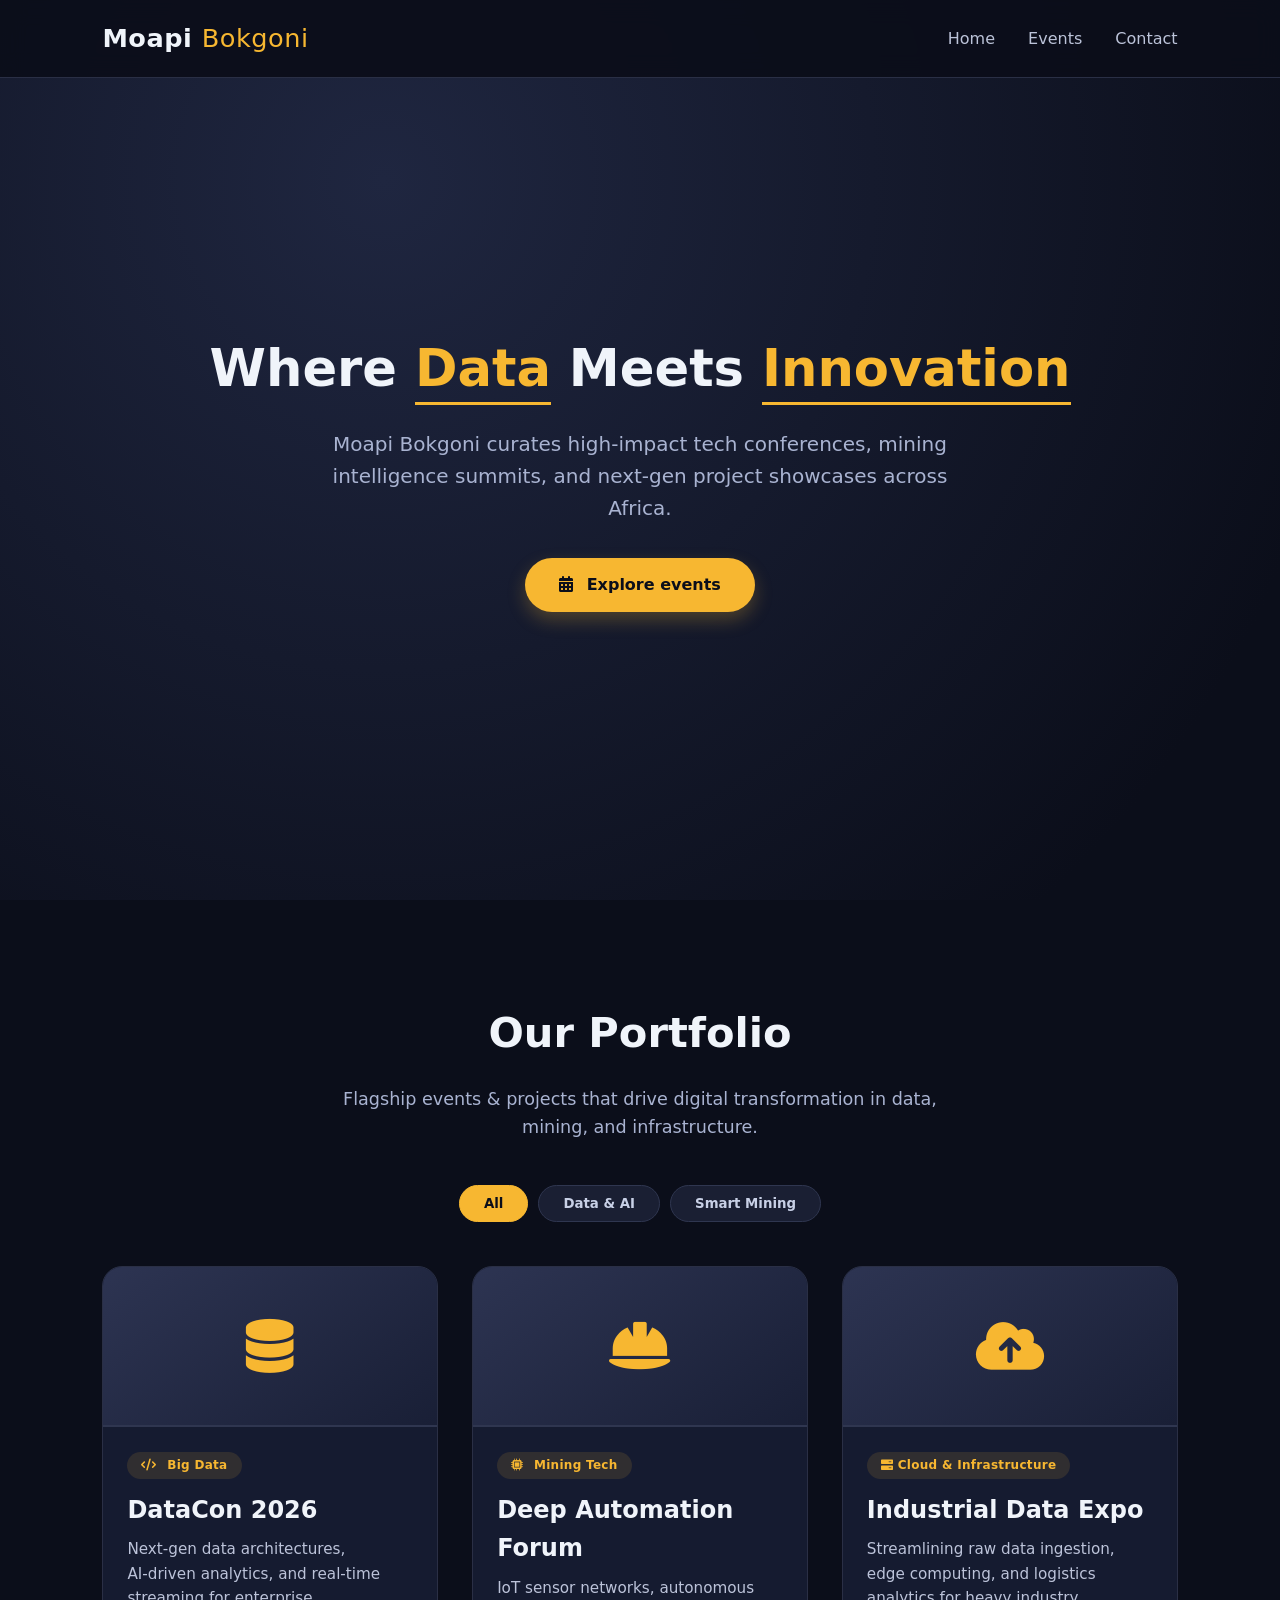
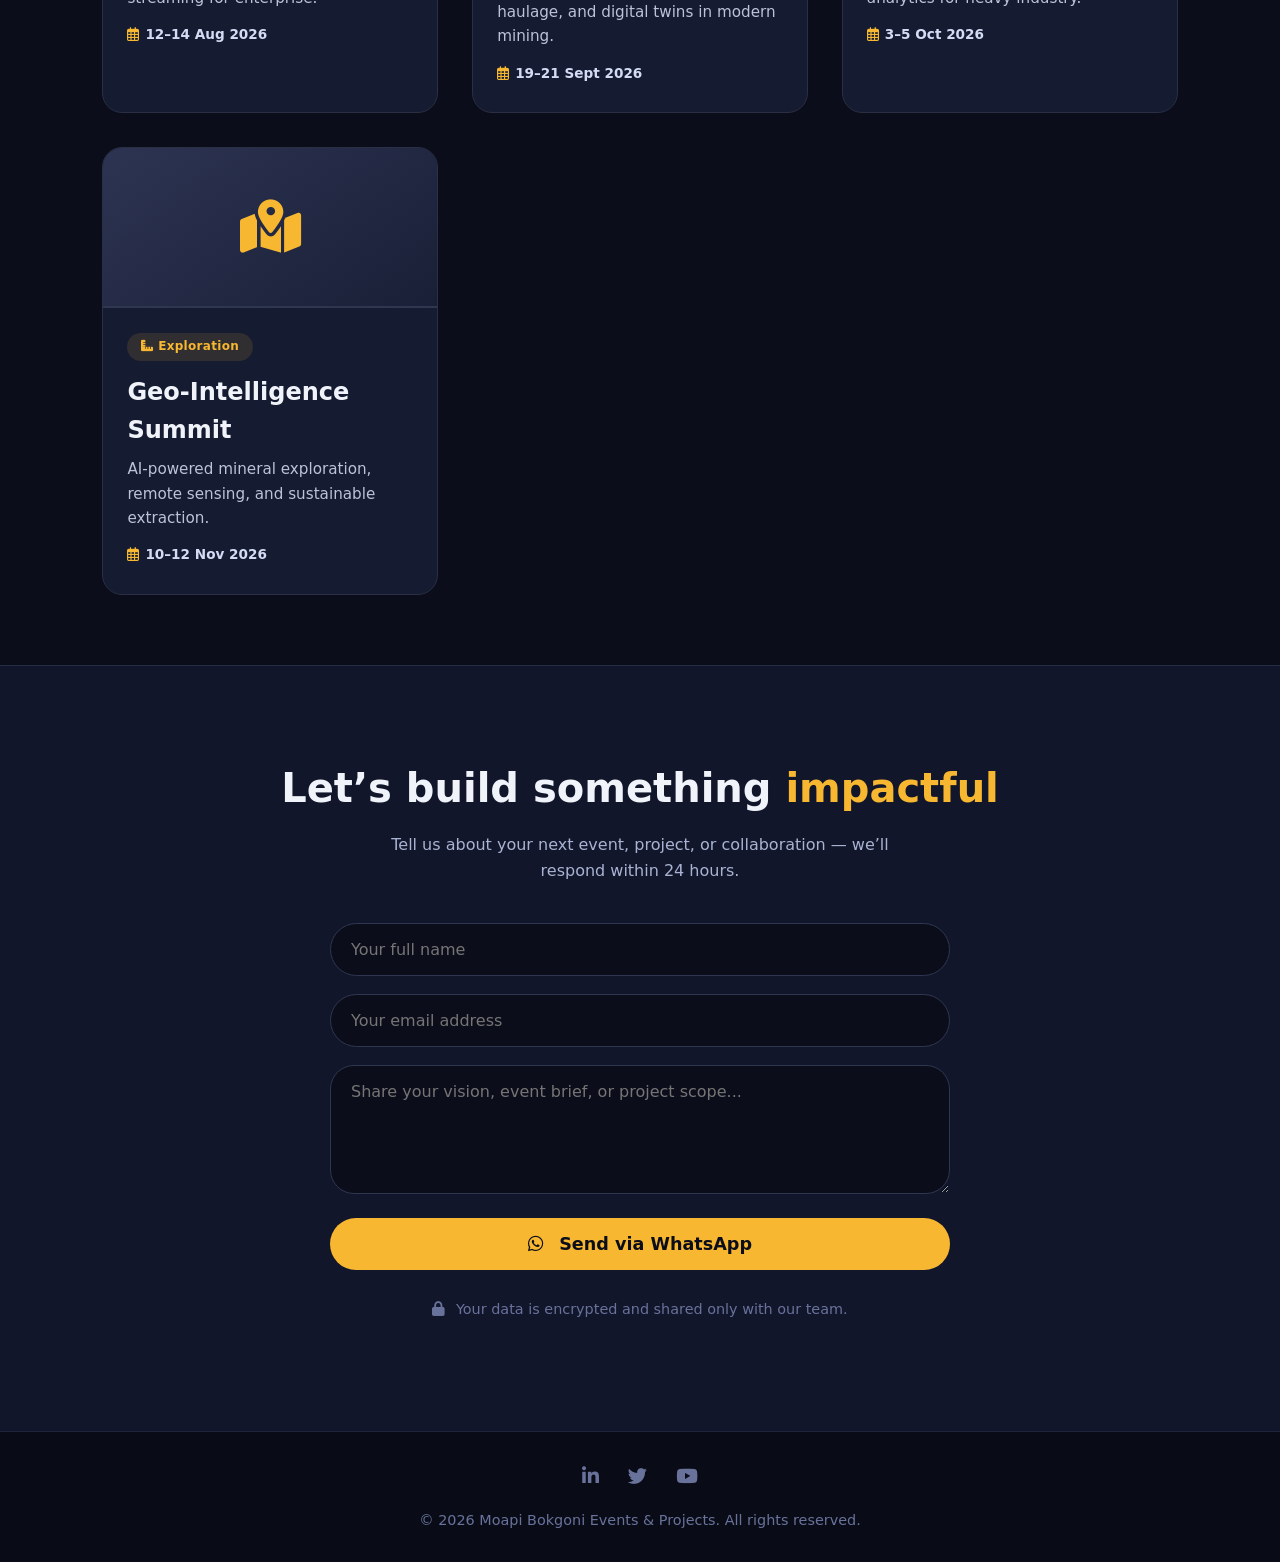
<file: deepseek_html_20260622_e4e144.html>
<!DOCTYPE html>
<html lang="en">
<head>
    <meta charset="UTF-8" />
    <meta name="viewport" content="width=device-width, initial-scale=1.0" />
    <title>Moapi Bokgoni · Events & Projects</title>
    <!-- Font Awesome (free icons) -->
    <link rel="stylesheet" href="https://cdnjs.cloudflare.com/ajax/libs/font-awesome/6.0.0-beta3/css/all.min.css" />
    <style>
        /* ---------- RESET & BASE ---------- */
        * {
            margin: 0;
            padding: 0;
            box-sizing: border-box;
            font-family: 'Segoe UI', Roboto, system-ui, sans-serif;
            scroll-behavior: smooth;
        }

        body {
            background-color: #0b0e1a;
            color: #f0f4fa;
            line-height: 1.6;
        }

        /* ---------- HEADER ---------- */
        header {
            display: flex;
            justify-content: space-between;
            align-items: center;
            padding: 18px 8%;
            background: rgba(11, 14, 26, 0.92);
            backdrop-filter: blur(12px);
            position: fixed;
            width: 100%;
            top: 0;
            z-index: 1000;
            border-bottom: 1px solid #2a2f45;
        }

        .logo {
            font-size: 1.6rem;
            font-weight: 700;
            letter-spacing: 0.5px;
        }

        .logo span {
            color: #f7b731;
            font-weight: 300;
        }

        nav a {
            color: #bcc3d9;
            text-decoration: none;
            margin-left: 28px;
            font-weight: 500;
            transition: color 0.3s;
        }

        nav a:hover {
            color: #f7b731;
        }

        /* ---------- HERO ---------- */
        .hero {
            min-height: 100vh;
            display: flex;
            align-items: center;
            justify-content: center;
            text-align: center;
            padding: 120px 20px 80px;
            background: radial-gradient(circle at 30% 20%, #1f2640, #0b0e1a 85%);
        }

        .hero-content h1 {
            font-size: 3.2rem;
            margin-bottom: 18px;
            font-weight: 600;
        }

        .hero-content .highlight {
            color: #f7b731;
            border-bottom: 3px solid #f7b731;
            padding-bottom: 4px;
        }

        .hero-content p {
            font-size: 1.25rem;
            color: #a9b3d1;
            max-width: 640px;
            margin: 0 auto 34px auto;
        }

        .btn {
            display: inline-block;
            background: #f7b731;
            color: #0b0e1a;
            padding: 14px 34px;
            border-radius: 50px;
            font-weight: 700;
            text-decoration: none;
            border: none;
            cursor: pointer;
            transition: 0.25s ease;
            box-shadow: 0 8px 18px rgba(247, 183, 49, 0.25);
        }

        .btn:hover {
            background: #ffce5c;
            transform: translateY(-3px);
            box-shadow: 0 14px 28px rgba(247, 183, 49, 0.35);
        }

        /* ---------- EVENTS SECTION ---------- */
        .events-section {
            padding: 100px 8% 70px;
            text-align: center;
        }

        .events-section h2 {
            font-size: 2.6rem;
            margin-bottom: 18px;
        }

        .section-sub {
            color: #a9b3d1;
            max-width: 600px;
            margin: 0 auto 44px auto;
            font-size: 1.1rem;
        }

        .filter-container {
            margin-bottom: 44px;
            display: flex;
            flex-wrap: wrap;
            justify-content: center;
            gap: 10px;
        }

        .filter-btn {
            background: #1a1f33;
            color: #c8d0e6;
            border: 1px solid #2f3650;
            padding: 10px 24px;
            border-radius: 40px;
            font-weight: 600;
            cursor: pointer;
            transition: 0.25s;
        }

        .filter-btn.active,
        .filter-btn:hover {
            background: #f7b731;
            color: #0b0e1a;
            border-color: #f7b731;
        }

        .events-grid {
            display: grid;
            grid-template-columns: repeat(auto-fit, minmax(280px, 1fr));
            gap: 34px;
        }

        .event-card {
            background: #151b30;
            border-radius: 20px;
            overflow: hidden;
            border: 1px solid #2a2f45;
            transition: 0.3s;
            text-align: left;
            backdrop-filter: blur(4px);
        }

        .event-card:hover {
            transform: translateY(-8px);
            border-color: #f7b731;
            box-shadow: 0 20px 40px rgba(0, 0, 0, 0.6);
        }

        .card-img {
            height: 160px;
            background: linear-gradient(145deg, #2d3452, #191f36);
            display: flex;
            align-items: center;
            justify-content: center;
            font-size: 3.4rem;
            color: #f7b731;
            border-bottom: 2px solid #2f3650;
        }

        .card-content {
            padding: 24px 24px 28px;
        }

        .tag {
            display: inline-block;
            background: rgba(247, 183, 49, 0.12);
            color: #f7b731;
            padding: 4px 14px;
            border-radius: 40px;
            font-size: 0.75rem;
            font-weight: 700;
            letter-spacing: 0.3px;
            margin-bottom: 12px;
        }

        .event-card h3 {
            font-size: 1.5rem;
            margin-bottom: 8px;
        }

        .event-card p {
            color: #bcc3d9;
            font-size: 0.95rem;
            margin-bottom: 14px;
        }

        .event-card .date {
            color: #d3dbf5;
            font-weight: 600;
            font-size: 0.85rem;
            display: flex;
            align-items: center;
            gap: 6px;
        }

        .event-card .date i {
            color: #f7b731;
        }

        /* ---------- CONTACT ---------- */
        .contact-section {
            padding: 90px 8% 70px;
            background: #11162b;
            text-align: center;
            border-top: 1px solid #262d47;
        }

        .contact-section h2 {
            font-size: 2.5rem;
            margin-bottom: 12px;
        }

        .contact-section>p {
            color: #a9b3d1;
            max-width: 520px;
            margin: 0 auto 40px auto;
        }

        form {
            max-width: 620px;
            margin: 0 auto;
            display: flex;
            flex-direction: column;
            gap: 18px;
        }

        form input,
        form textarea {
            width: 100%;
            padding: 16px 20px;
            background: #0b0e1a;
            border: 1px solid #2f3650;
            color: #f0f4fa;
            border-radius: 40px;
            font-size: 1rem;
            transition: 0.25s;
        }

        form input:focus,
        form textarea:focus {
            outline: none;
            border-color: #f7b731;
            background: #10152a;
        }

        form textarea {
            border-radius: 24px;
            resize: vertical;
        }

        .contact-btn {
            background: #f7b731;
            color: #0b0e1a;
            padding: 16px;
            border: none;
            border-radius: 60px;
            font-weight: 700;
            font-size: 1.1rem;
            cursor: pointer;
            transition: 0.25s;
            margin-top: 6px;
        }

        .contact-btn:hover {
            background: #ffd15c;
            transform: scale(1.02);
        }

        /* ---------- FOOTER ---------- */
        footer {
            text-align: center;
            padding: 30px 8%;
            background: #090c17;
            border-top: 1px solid #1e243b;
            color: #69729b;
            font-size: 0.9rem;
        }

        .footer-social a {
            color: #69729b;
            margin: 0 12px;
            font-size: 1.2rem;
            transition: 0.2s;
        }

        .footer-social a:hover {
            color: #f7b731;
        }

        /* ---------- RESPONSIVE ---------- */
        @media (max-width: 700px) {
            header {
                flex-direction: column;
                gap: 10px;
                padding: 14px 5%;
            }
            nav a {
                margin: 0 12px;
                font-size: 0.95rem;
            }
            .hero-content h1 {
                font-size: 2.3rem;
            }
            .events-section {
                padding: 80px 5% 50px;
            }
            .events-grid {
                grid-template-columns: 1fr;
            }
        }

        /* card transition for filter */
        .event-card {
            opacity: 1;
            transition: opacity 0.25s ease, transform 0.3s ease, border 0.2s;
        }
    </style>
</head>
<body>

    <!-- HEADER -->
    <header>
        <div class="logo">Moapi <span>Bokgoni</span></div>
        <nav>
            <a href="#home">Home</a>
            <a href="#events">Events</a>
            <a href="#contact">Contact</a>
        </nav>
    </header>

    <!-- HERO -->
    <section id="home" class="hero">
        <div class="hero-content">
            <h1>Where <span class="highlight">Data</span> Meets <span class="highlight">Innovation</span></h1>
            <p>Moapi Bokgoni curates high-impact tech conferences, mining intelligence summits, and next‑gen project showcases across Africa.</p>
            <a href="#events" class="btn"><i class="fas fa-calendar-alt" style="margin-right: 8px;"></i> Explore events</a>
        </div>
    </section>

    <!-- EVENTS -->
    <section id="events" class="events-section">
        <h2>Our Portfolio</h2>
        <p class="section-sub">Flagship events & projects that drive digital transformation in data, mining, and infrastructure.</p>

        <div class="filter-container">
            <button class="filter-btn active" data-filter="all">All</button>
            <button class="filter-btn" data-filter="data">Data & AI</button>
            <button class="filter-btn" data-filter="mining">Smart Mining</button>
        </div>

        <div class="events-grid">
            <!-- Card 1 -->
            <div class="event-card" data-category="data">
                <div class="card-img"><i class="fas fa-database"></i></div>
                <div class="card-content">
                    <span class="tag"><i class="fas fa-code" style="margin-right: 6px;"></i> Big Data</span>
                    <h3>DataCon 2026</h3>
                    <p>Next‑gen data architectures, AI‑driven analytics, and real‑time streaming for enterprise.</p>
                    <div class="date"><i class="far fa-calendar-alt"></i> 12–14 Aug 2026</div>
                </div>
            </div>

            <!-- Card 2 -->
            <div class="event-card" data-category="mining">
                <div class="card-img"><i class="fas fa-hard-hat"></i></div>
                <div class="card-content">
                    <span class="tag"><i class="fas fa-microchip" style="margin-right: 6px;"></i> Mining Tech</span>
                    <h3>Deep Automation Forum</h3>
                    <p>IoT sensor networks, autonomous haulage, and digital twins in modern mining.</p>
                    <div class="date"><i class="far fa-calendar-alt"></i> 19–21 Sept 2026</div>
                </div>
            </div>

            <!-- Card 3 -->
            <div class="event-card" data-category="data">
                <div class="card-img"><i class="fas fa-cloud-upload-alt"></i></div>
                <div class="card-content">
                    <span class="tag"><i class="fas fa-server"></i> Cloud & Infrastructure</span>
                    <h3>Industrial Data Expo</h3>
                    <p>Streamlining raw data ingestion, edge computing, and logistics analytics for heavy industry.</p>
                    <div class="date"><i class="far fa-calendar-alt"></i> 3–5 Oct 2026</div>
                </div>
            </div>

            <!-- Card 4 (new, mining) -->
            <div class="event-card" data-category="mining">
                <div class="card-img"><i class="fas fa-map-marked-alt"></i></div>
                <div class="card-content">
                    <span class="tag"><i class="fas fa-ruler-combined"></i> Exploration</span>
                    <h3>Geo‑Intelligence Summit</h3>
                    <p>AI‑powered mineral exploration, remote sensing, and sustainable extraction.</p>
                    <div class="date"><i class="far fa-calendar-alt"></i> 10–12 Nov 2026</div>
                </div>
            </div>
        </div>
    </section>

    <!-- CONTACT -->
    <section id="contact" class="contact-section">
        <h2>Let’s build something <span style="color: #f7b731;">impactful</span></h2>
        <p>Tell us about your next event, project, or collaboration — we’ll respond within 24 hours.</p>
        <form id="contactForm">
            <input type="text" placeholder="Your full name" id="contactName" required />
            <input type="email" placeholder="Your email address" id="contactEmail" required />
            <textarea placeholder="Share your vision, event brief, or project scope..." rows="5" id="contactMsg" required></textarea>
            <button type="submit" class="contact-btn"><i class="fab fa-whatsapp" style="margin-right: 10px;"></i> Send via WhatsApp</button>
        </form>
        <p style="margin-top: 28px; font-size: 0.9rem; color: #69729b;">
            <i class="fas fa-lock" style="margin-right: 6px;"></i> Your data is encrypted and shared only with our team.
        </p>
    </section>

    <!-- FOOTER -->
    <footer>
        <div class="footer-social">
            <a href="#"><i class="fab fa-linkedin-in"></i></a>
            <a href="#"><i class="fab fa-twitter"></i></a>
            <a href="#"><i class="fab fa-youtube"></i></a>
        </div>
        <p style="margin-top: 16px;">&copy; 2026 Moapi Bokgoni Events & Projects. All rights reserved.</p>
    </footer>

    <script>
        document.addEventListener('DOMContentLoaded', () => {

            // ---------- FILTER (portfolio) ----------
            const filterBtns = document.querySelectorAll('.filter-btn');
            const cards = document.querySelectorAll('.event-card');

            filterBtns.forEach(btn => {
                btn.addEventListener('click', () => {
                    filterBtns.forEach(b => b.classList.remove('active'));
                    btn.classList.add('active');

                    const filterVal = btn.getAttribute('data-filter');

                    cards.forEach(card => {
                        const cat = card.getAttribute('data-category');
                        if (filterVal === 'all' || cat === filterVal) {
                            card.style.display = 'block';
                            setTimeout(() => card.style.opacity = '1', 8);
                        } else {
                            card.style.opacity = '0';
                            card.style.display = 'none';
                        }
                    });
                });
            });

            // ---------- WHATSAPP AUTOMATION (CallMeBot) ----------
            const form = document.getElementById('contactForm');

            // ⚠️  REPLACE WITH YOUR ACTUAL CallMeBot CREDENTIALS  ⚠️
            const PHONE = "27747017967";      // e.g. "27712345678"
            const API_KEY = "4898902";         // your numeric API key

            form.addEventListener('submit', (e) => {
                e.preventDefault();

                const name = document.getElementById('contactName').value.trim();
                const email = document.getElementById('contactEmail').value.trim();
                const msg = document.getElementById('contactMsg').value.trim();

                if (!name || !email || !msg) {
                    alert('Please fill in all fields.');
                    return;
                }

                // format message for WhatsApp
                const textMsg = `📩 *New Moapi Bokgoni lead*%0A%0A*Name:* ${name}%0A*Email:* ${email}%0A*Message:* ${msg}`;

                const url = `https://api.callmebot.com/whatsapp.php?phone=${PHONE}&text=${textMsg}&apikey=${API_KEY}`;

                // send with no-cors (fire and forget)
                fetch(url, { mode: 'no-cors' })
                    .then(() => {
                        alert('✅ Thank you! Your message has been sent directly to our team via WhatsApp.');
                        form.reset();
                    })
                    .catch(err => {
                        console.error('WhatsApp send error:', err);
                        alert('❌ Something went wrong. Please try again or contact us directly.');
                    });
            });
        });
    </script>
</body>
</html>
</file>
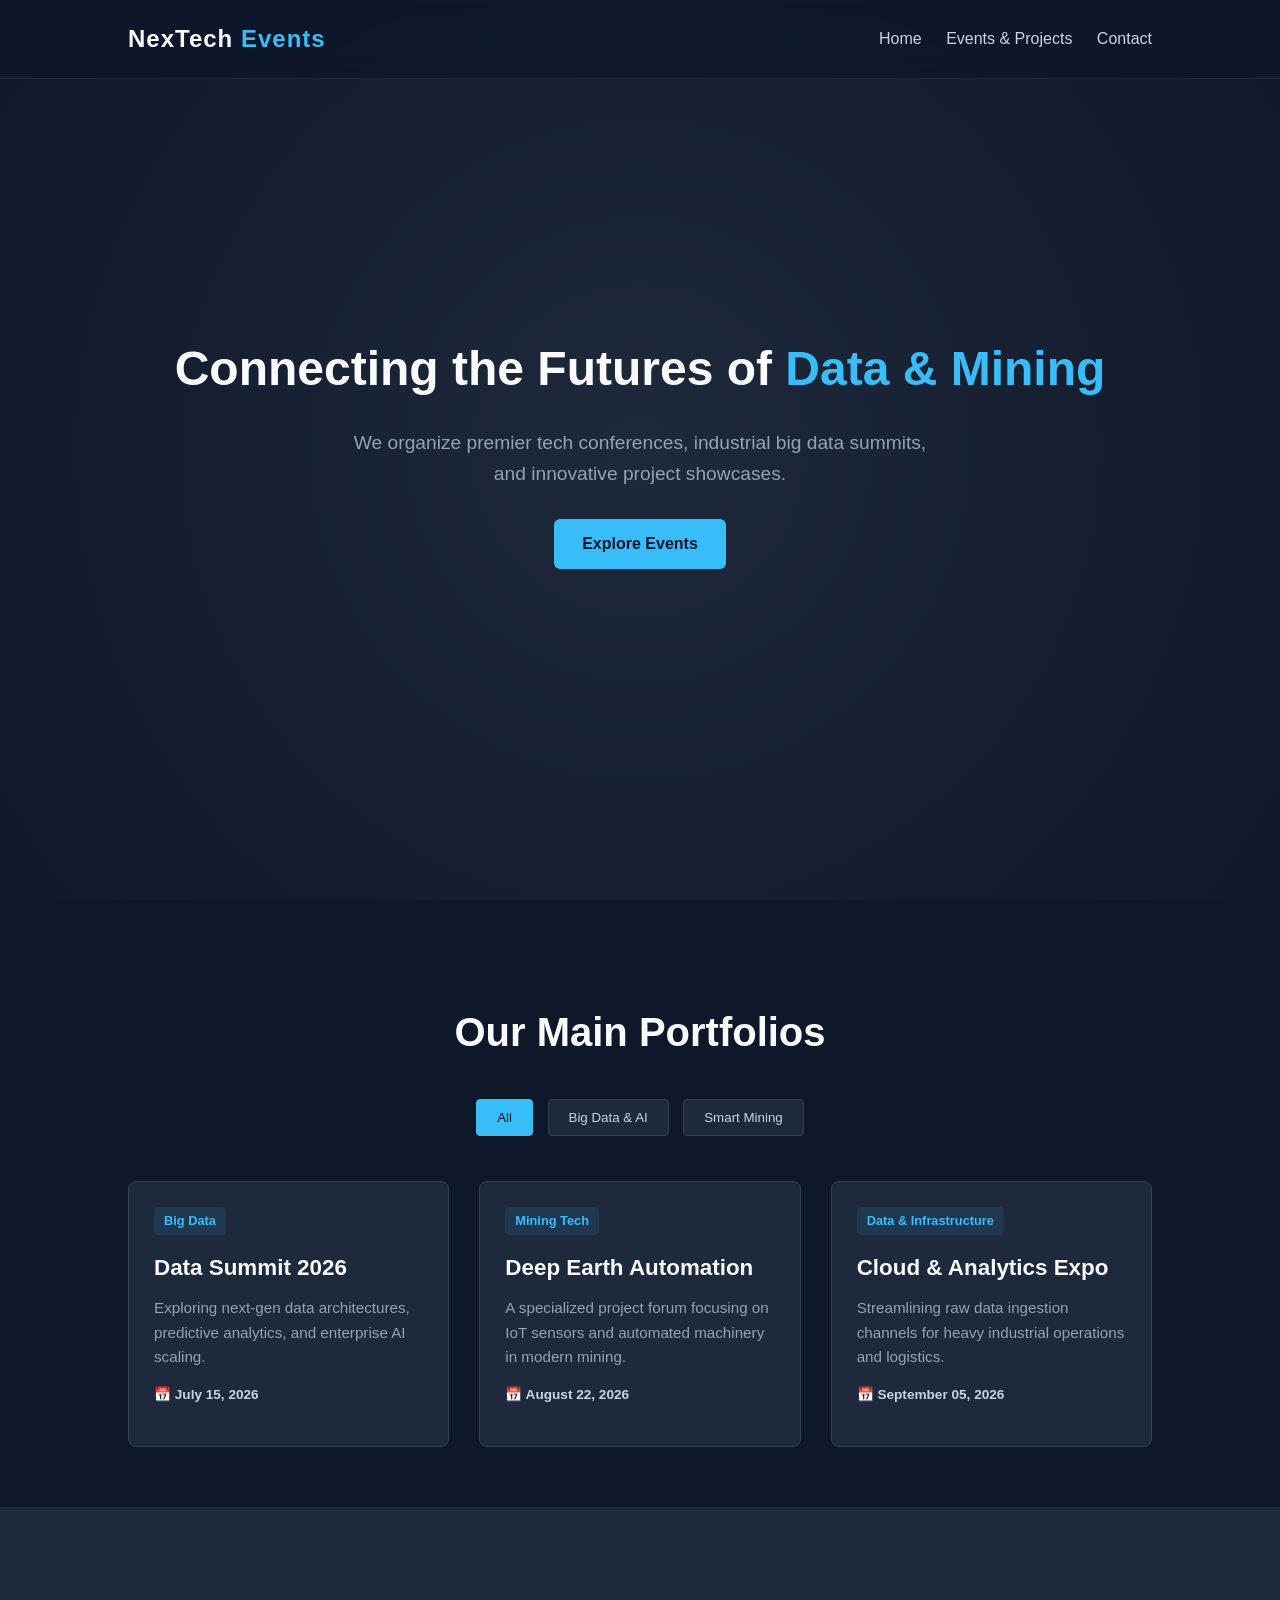
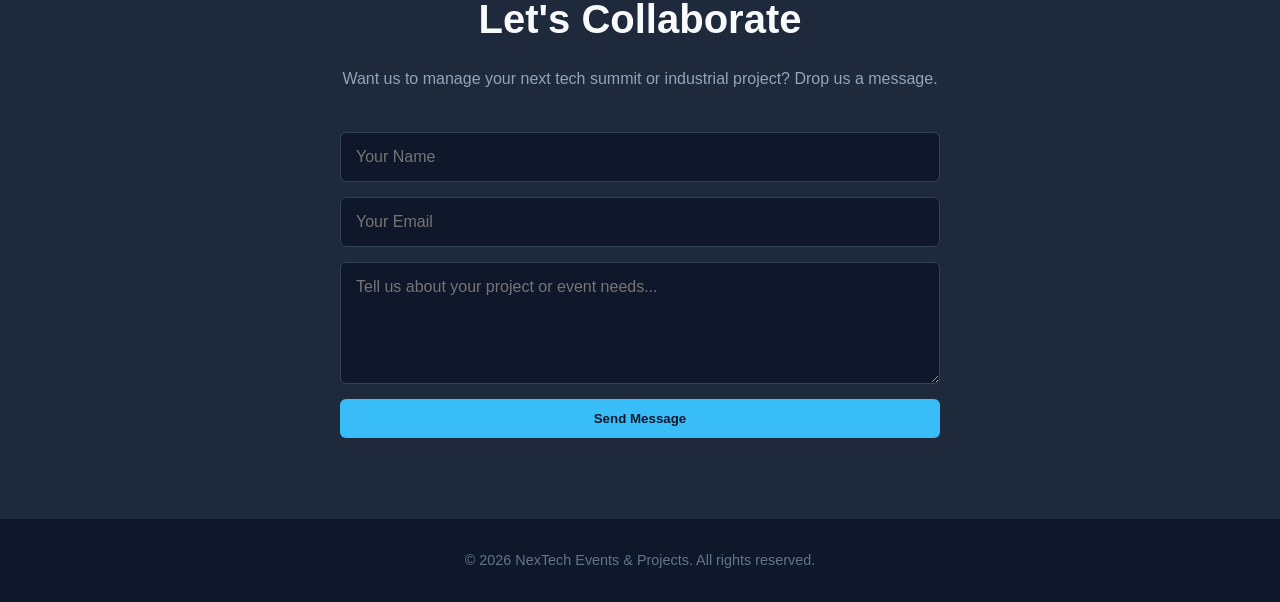
<file: gemini-code-1782116302830.html>
<!DOCTYPE html>
<html lang="en">
<head>
    <meta charset="UTF-8">
    <meta name="viewport" content="width=device-width, initial-scale=1.0">
    <title>NexTech Events & Projects</title>
    <link rel="stylesheet" href="style.css">
</head>
<body>

    <header>
        <div class="logo">NexTech <span>Events</span></div>
        <nav>
            <a href="#home">Home</a>
            <a href="#events">Events & Projects</a>
            <a href="#contact">Contact</a>
        </nav>
    </header>

    <section id="home" class="hero">
        <div class="hero-content">
            <h1>Connecting the Futures of <span class="highlight">Data & Mining</span></h1>
            <p>We organize premier tech conferences, industrial big data summits, and innovative project showcases.</p>
            <a href="#events" class="btn">Explore Events</a>
        </div>
    </section>

    <section id="events" class="events-section">
        <h2>Our Main Portfolios</h2>
        
        <div class="filter-container">
            <button class="filter-btn active" data-filter="all">All</button>
            <button class="filter-btn" data-filter="data">Big Data & AI</button>
            <button class="filter-btn" data-filter="mining">Smart Mining</button>
        </div>

        <div class="events-grid">
            <div class="event-card" data-category="data">
                <div class="card-content">
                    <span class="tag">Big Data</span>
                    <h3>Data Summit 2026</h3>
                    <p>Exploring next-gen data architectures, predictive analytics, and enterprise AI scaling.</p>
                    <p class="date">📅 July 15, 2026</p>
                </div>
            </div>

            <div class="event-card" data-category="mining">
                <div class="card-content">
                    <span class="tag">Mining Tech</span>
                    <h3>Deep Earth Automation</h3>
                    <p>A specialized project forum focusing on IoT sensors and automated machinery in modern mining.</p>
                    <p class="date">📅 August 22, 2026</p>
                </div>
            </div>

            <div class="event-card" data-category="data">
                <div class="card-content">
                    <span class="tag">Data & Infrastructure</span>
                    <h3>Cloud & Analytics Expo</h3>
                    <p>Streamlining raw data ingestion channels for heavy industrial operations and logistics.</p>
                    <p class="date">📅 September 05, 2026</p>
                </div>
            </div>
        </div>
    </section>

    <section id="contact" class="contact-section">
        <h2>Let's Collaborate</h2>
        <p>Want us to manage your next tech summit or industrial project? Drop us a message.</p>
        <form id="contactForm">
            <input type="text" placeholder="Your Name" required>
            <input type="email" placeholder="Your Email" required>
            <textarea placeholder="Tell us about your project or event needs..." rows="5" required></textarea>
            <button type="submit" class="btn">Send Message</button>
        </form>
    </section>

    <footer>
        <p>&copy; 2026 NexTech Events & Projects. All rights reserved.</p>
    </footer>

    <script src="script.js"></script>
</body>
</html>
</file>
<file: style.css>
/* Reset & Base Styles */
* {
    margin: 0;
    padding: 0;
    box-sizing: border-box;
    font-family: 'Segoe UI', Tahoma, Geneva, Verdana, sans-serif;
    scroll-behavior: smooth;
}

body {
    background-color: #0f172a; /* Dark slate background */
    color: #f8fafc;
    line-height: 1.6;
}

/* Header */
header {
    display: flex;
    justify-content: space-between;
    align-items: center;
    padding: 20px 10%;
    background: rgba(15, 23, 42, 0.9);
    position: fixed;
    width: 100%;
    top: 0;
    z-index: 1000;
    border-bottom: 1px solid #1e293b;
    backdrop-filter: blur(10px);
}

header .logo {
    font-size: 1.5rem;
    font-weight: bold;
    letter-spacing: 1px;
}

header .logo span {
    color: #38bdf8; /* Accent light blue */
}

nav a {
    color: #cbd5e1;
    text-decoration: none;
    margin-left: 20px;
    transition: color 0.3s;
}

nav a:hover {
    color: #38bdf8;
}

/* Hero Section */
.hero {
    height: 100vh;
    display: flex;
    justify-content: center;
    align-items: center;
    text-align: center;
    padding: 0 20px;
    background: radial-gradient(circle at center, #1e293b 0%, #0f172a 100%);
}

.hero-content h1 {
    font-size: 3rem;
    margin-bottom: 20px;
}

.hero-content .highlight {
    color: #38bdf8;
}

.hero-content p {
    font-size: 1.2rem;
    color: #94a3b8;
    max-width: 600px;
    margin: 0 auto 30px auto;
}

.btn {
    display: inline-block;
    padding: 12px 28px;
    background-color: #38bdf8;
    color: #0f172a;
    text-decoration: none;
    font-weight: bold;
    border-radius: 6px;
    transition: background 0.3s, transform 0.2s;
    border: none;
    cursor: pointer;
}

.btn:hover {
    background-color: #0ea5e9;
    transform: translateY(-2px);
}

/* Events Portfolio Section */
.events-section {
    padding: 100px 10% 60px 10%;
    text-align: center;
}

.events-section h2 {
    font-size: 2.5rem;
    margin-bottom: 30px;
}

.filter-container {
    margin-bottom: 40px;
}

.filter-btn {
    background: #1e293b;
    color: #cbd5e1;
    border: 1px solid #334155;
    padding: 10px 20px;
    margin: 5px;
    border-radius: 4px;
    cursor: pointer;
    transition: all 0.3s;
}

.filter-btn.active, .filter-btn:hover {
    background: #38bdf8;
    color: #0f172a;
    border-color: #38bdf8;
}

.events-grid {
    display: grid;
    grid-template-columns: repeat(auto-fit, minmax(300px, 1fr));
    gap: 30px;
}

.event-card {
    background: #1e293b;
    border: 1px solid #334155;
    border-radius: 8px;
    text-align: left;
    overflow: hidden;
    transition: transform 0.3s, border-color 0.3s;
}

.event-card:hover {
    transform: translateY(-5px);
    border-color: #38bdf8;
}

.card-content {
    padding: 25px;
}

.tag {
    display: inline-block;
    background: rgba(56, 189, 248, 0.1);
    color: #38bdf8;
    padding: 4px 10px;
    font-size: 0.8rem;
    border-radius: 4px;
    margin-bottom: 15px;
    font-weight: bold;
}

.event-card h3 {
    margin-bottom: 10px;
    font-size: 1.4rem;
}

.event-card p {
    color: #94a3b8;
    font-size: 0.95rem;
    margin-bottom: 15px;
}

.event-card .date {
    color: #cbd5e1;
    font-weight: bold;
    font-size: 0.85rem;
}

/* Contact Section */
.contact-section {
    padding: 80px 10%;
    background: #1e293b;
    text-align: center;
}

.contact-section h2 {
    font-size: 2.5rem;
    margin-bottom: 15px;
}

.contact-section p {
    color: #94a3b8;
    margin-bottom: 40px;
}

form {
    max-width: 600px;
    margin: 0 auto;
    display: flex;
    flex-direction: column;
    gap: 15px;
}

form input, form textarea {
    width: 100%;
    padding: 15px;
    background: #0f172a;
    border: 1px solid #334155;
    color: #fff;
    border-radius: 6px;
    font-size: 1rem;
}

form input:focus, form textarea:focus {
    outline: none;
    border-color: #38bdf8;
}

/* Footer */
footer {
    text-align: center;
    padding: 30px;
    background: #0f172a;
    border-top: 1px solid #1e293b;
    color: #64748b;
    font-size: 0.9rem;
}
</file>
